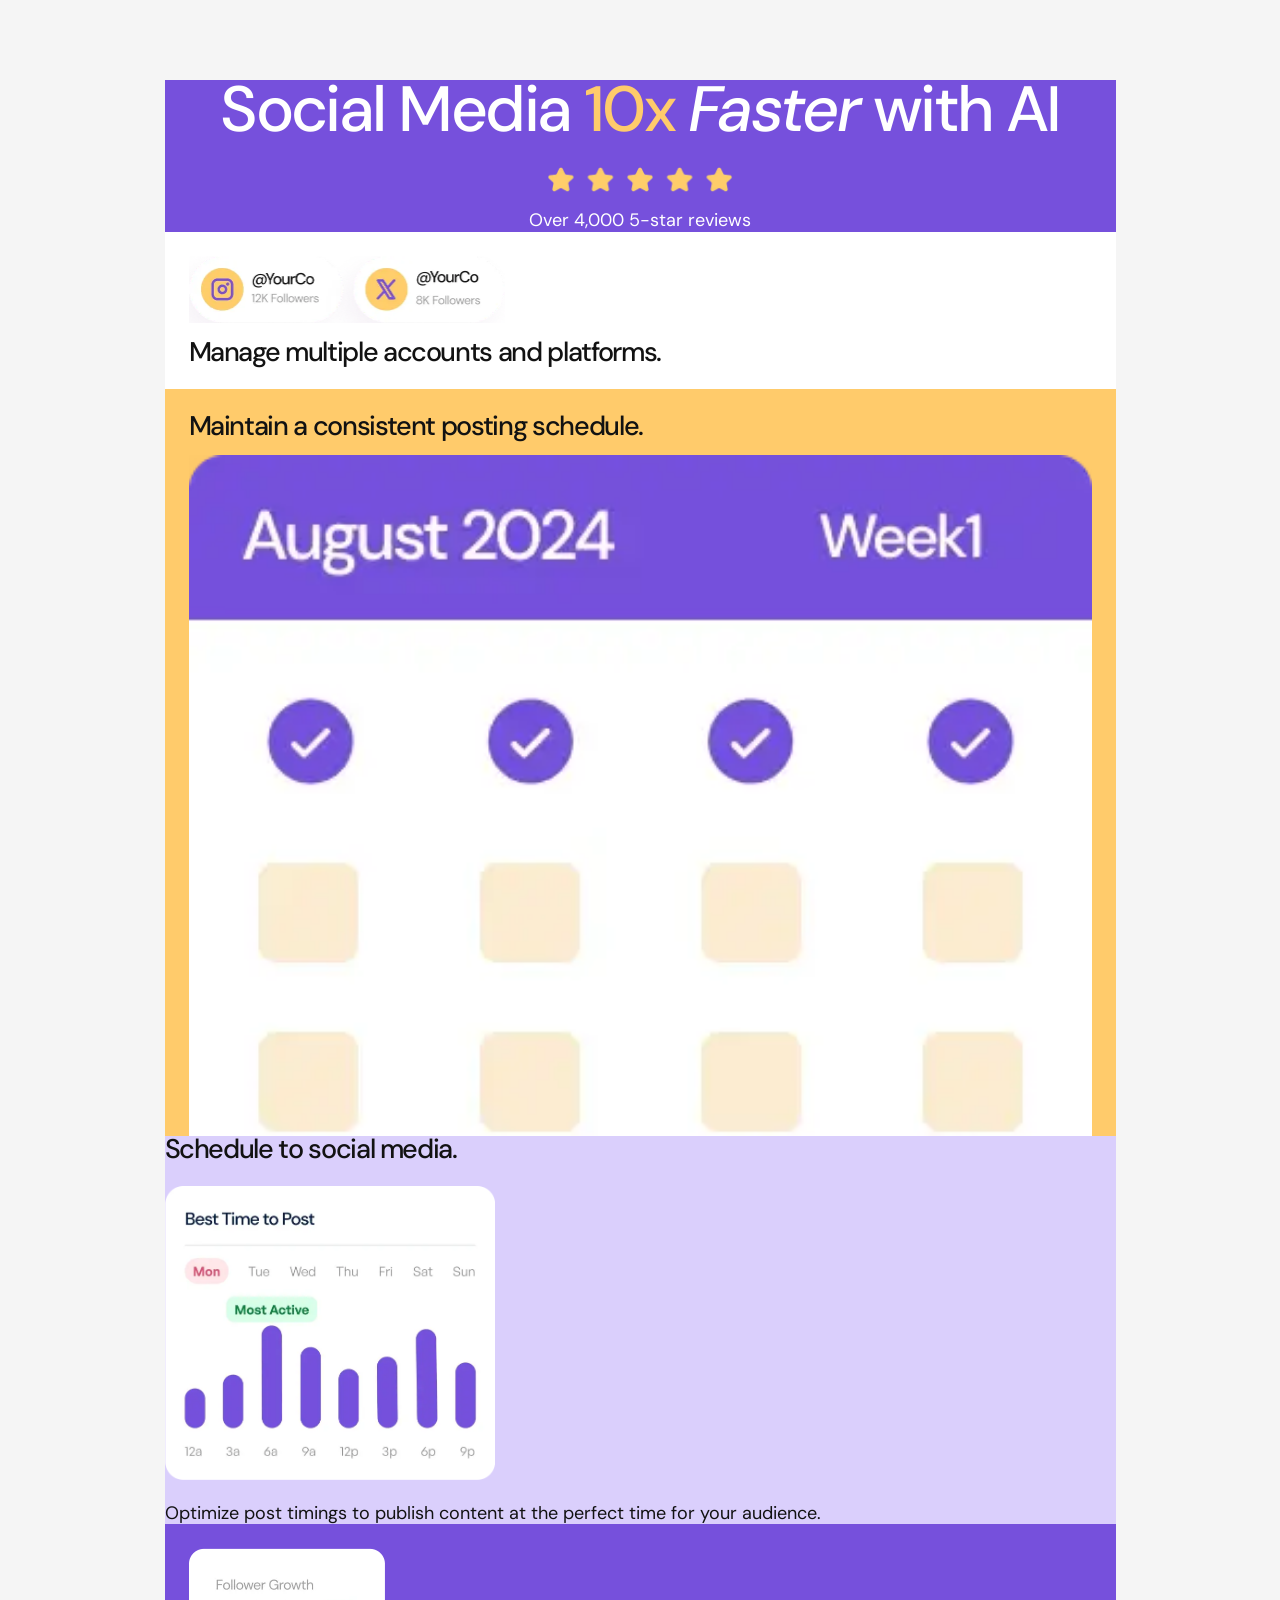
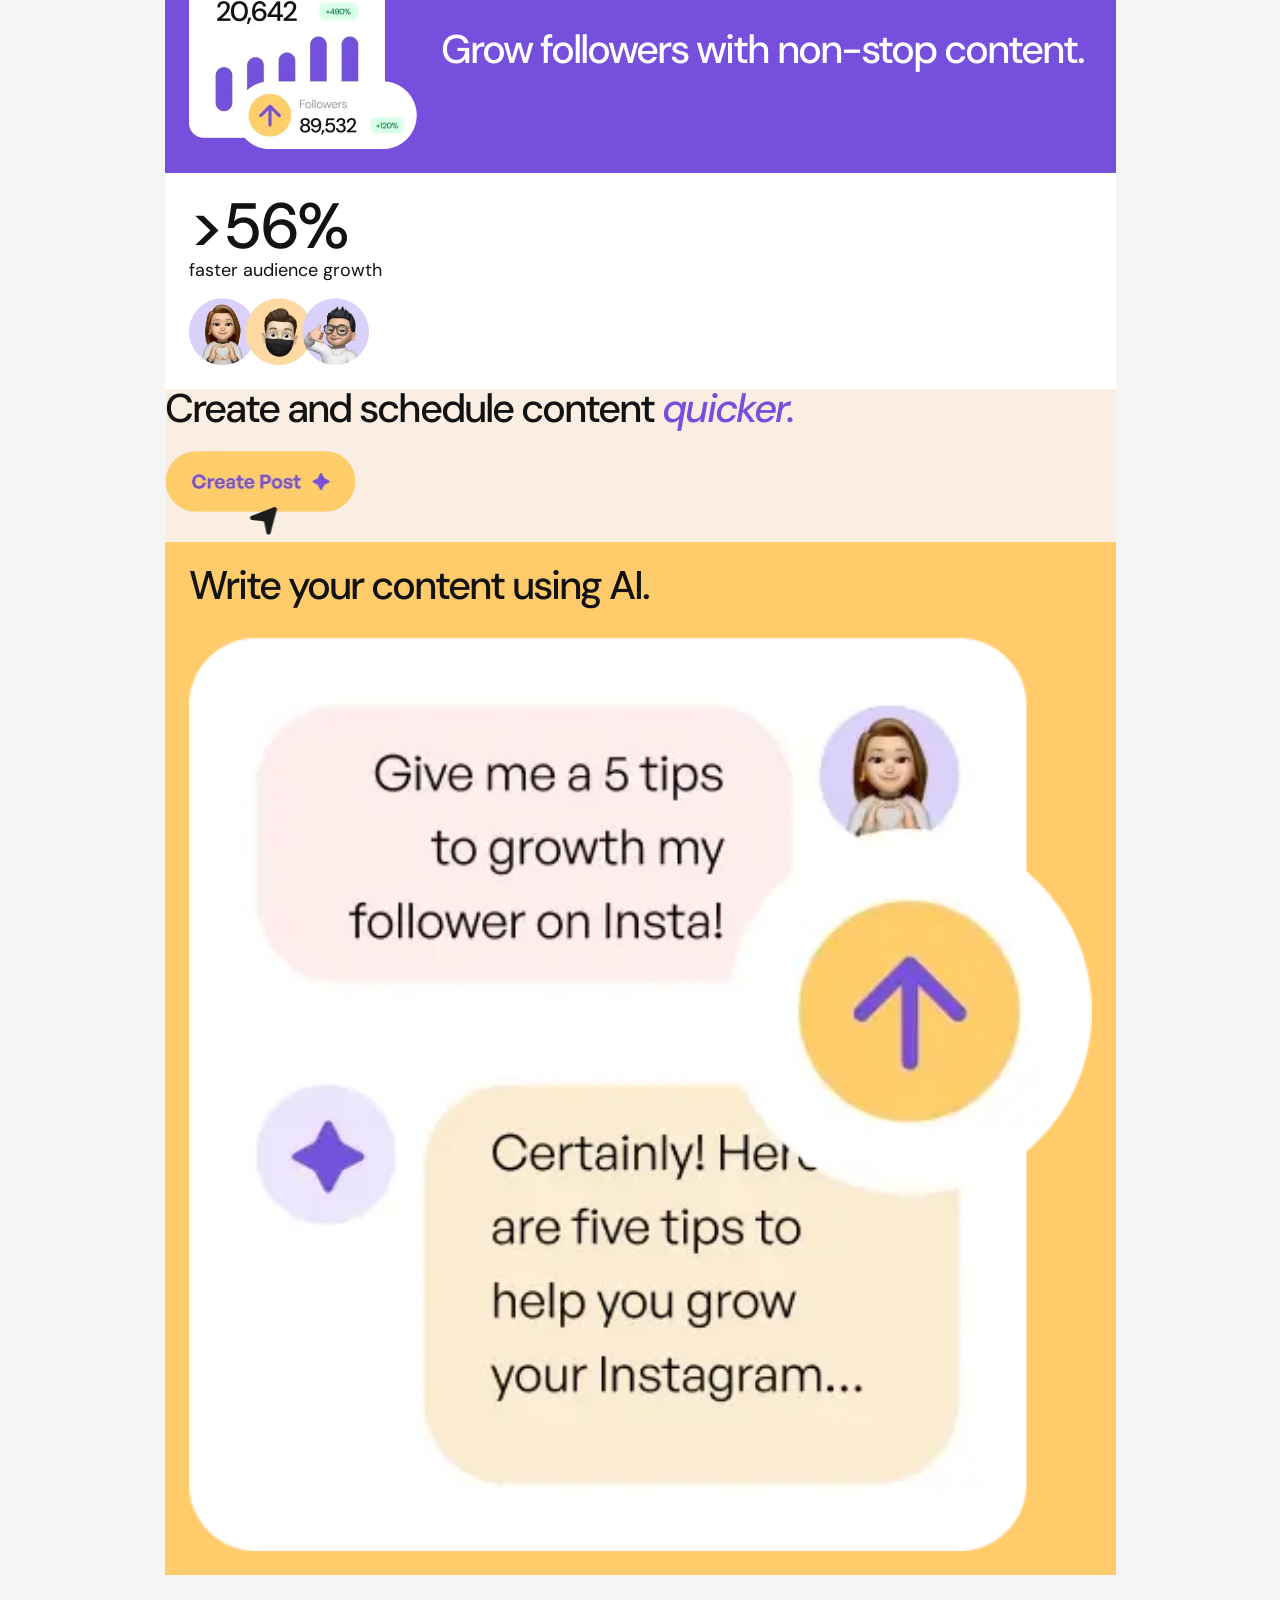
<file: bento-grid-main/index.html>
<!DOCTYPE html>
<html lang="es">
<head>
  <meta charset="UTF-8">
  <meta name="viewport" content="width=device-width, initial-scale=1.0">
  <link rel="icon" type="image/png" href="assets/images/favicon-32x32.png">
  <link rel="stylesheet" href="css/style.css">
  <title>Bento grid</title>
</head>
<body>
  <div class="grid">

    <div class="caja hero">
      <h1>Social Media <span class="amarillo">10x</span> <em>Faster</em> with AI</h1>
      <img src="assets/images/illustration-five-stars.webp" alt="estrellas">
      <p>Over 4,000 5-star reviews</p>
    </div>

    <div class="caja manage">
      <img src="assets/images/illustration-multiple-platforms.webp" alt="cuentas">
      <h2>Manage multiple accounts and platforms.</h2>
    </div>

    <div class="caja maintain">
      <h2>Maintain a consistent posting schedule.</h2>
      <img src="assets/images/illustration-consistent-schedule.webp" alt="calendario">
    </div>

    <div class="caja schedule">
      <h2>Schedule to social media.</h2>
      <img src="assets/images/illustration-schedule-posts.webp" alt="grafica">
      <p>Optimize post timings to publish content at the perfect time for your audience.</p>
    </div>

    <div class="caja grow">
      <img src="assets/images/illustration-grow-followers.webp" alt="seguidores">
      <h2>Grow followers with non-stop content.</h2>
    </div>

    <div class="caja growth">
      <h2>&gt;56%</h2>
      <p>faster audience growth</p>
      <img src="assets/images/illustration-audience-growth.webp" alt="usuarios">
    </div>

    <div class="caja create">
      <h2>Create and schedule content <em>quicker.</em></h2>
      <img src="assets/images/illustration-create-post.webp" alt="crear post">
    </div>

    <div class="caja write">
      <h2>Write your content using AI.</h2>
      <img src="assets/images/illustration-ai-content.webp" alt="chat IA">
    </div>

  </div>
</body>
</html>
</file>
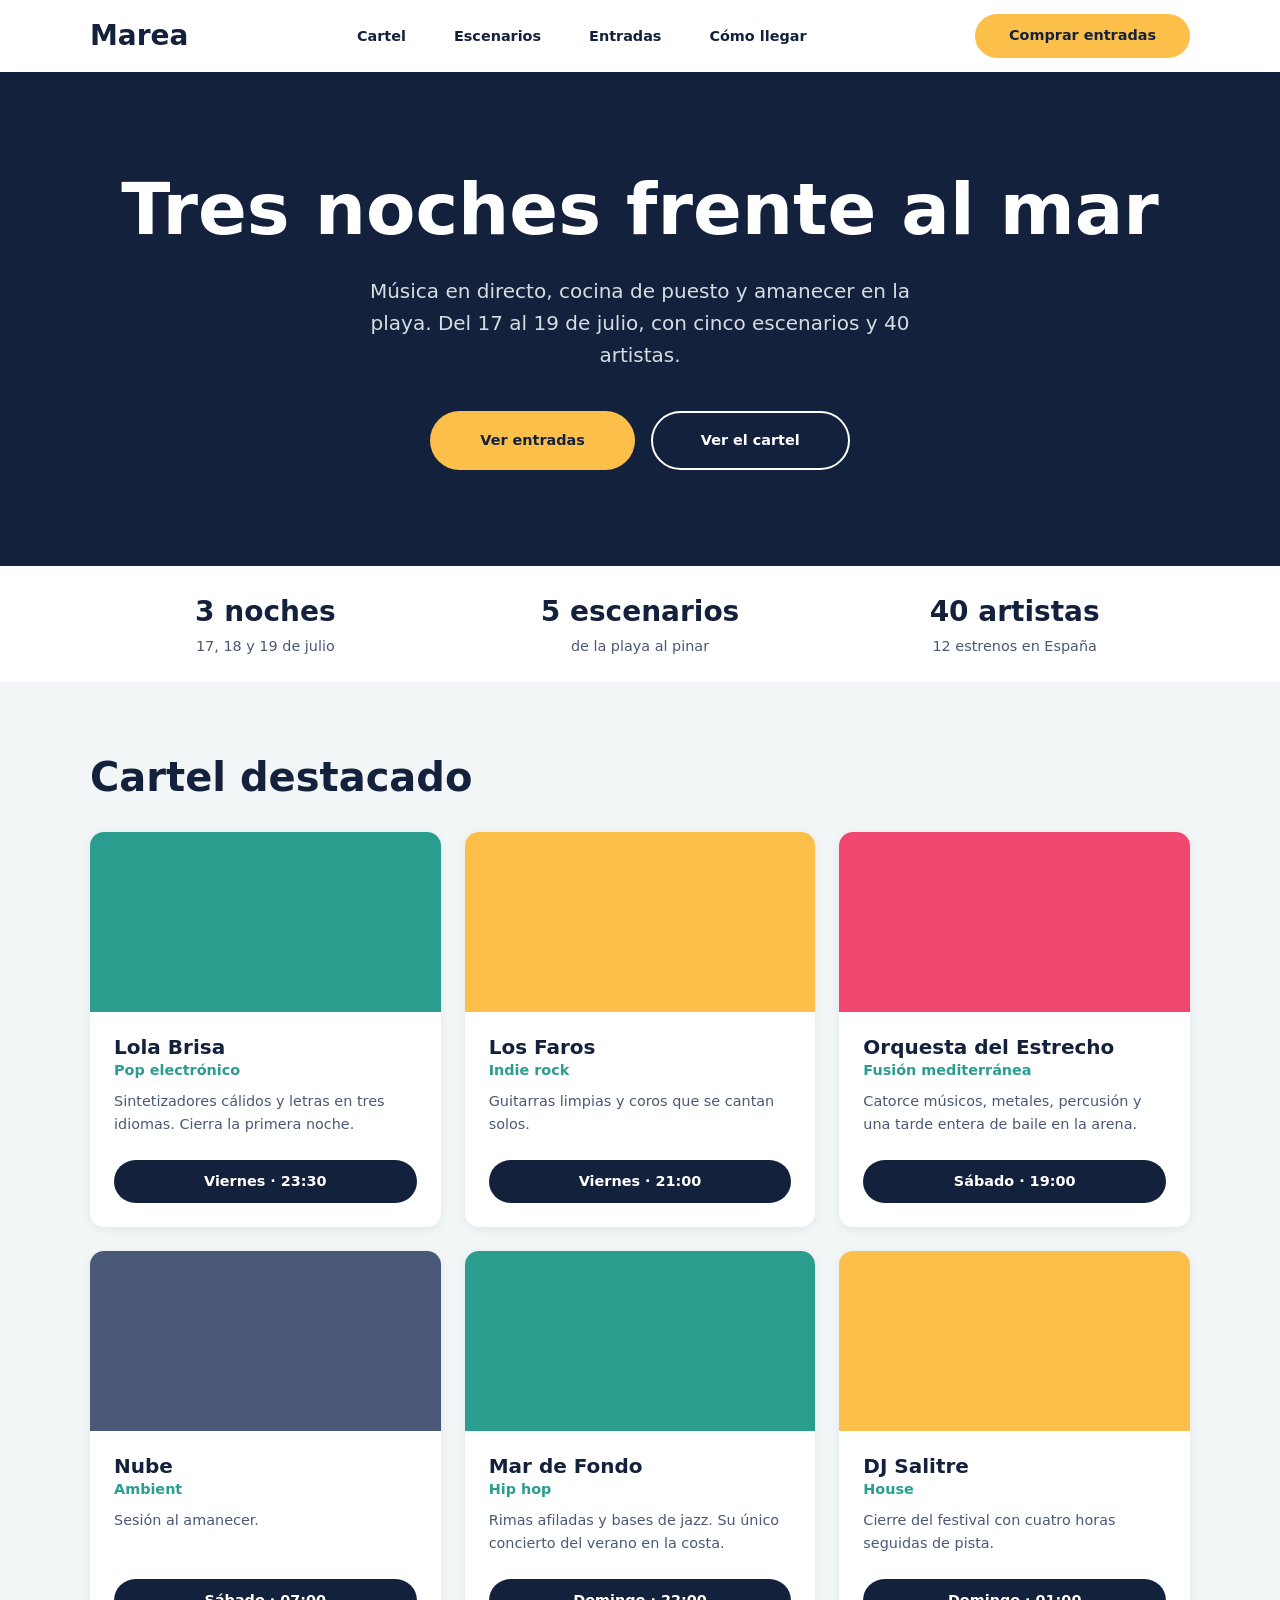
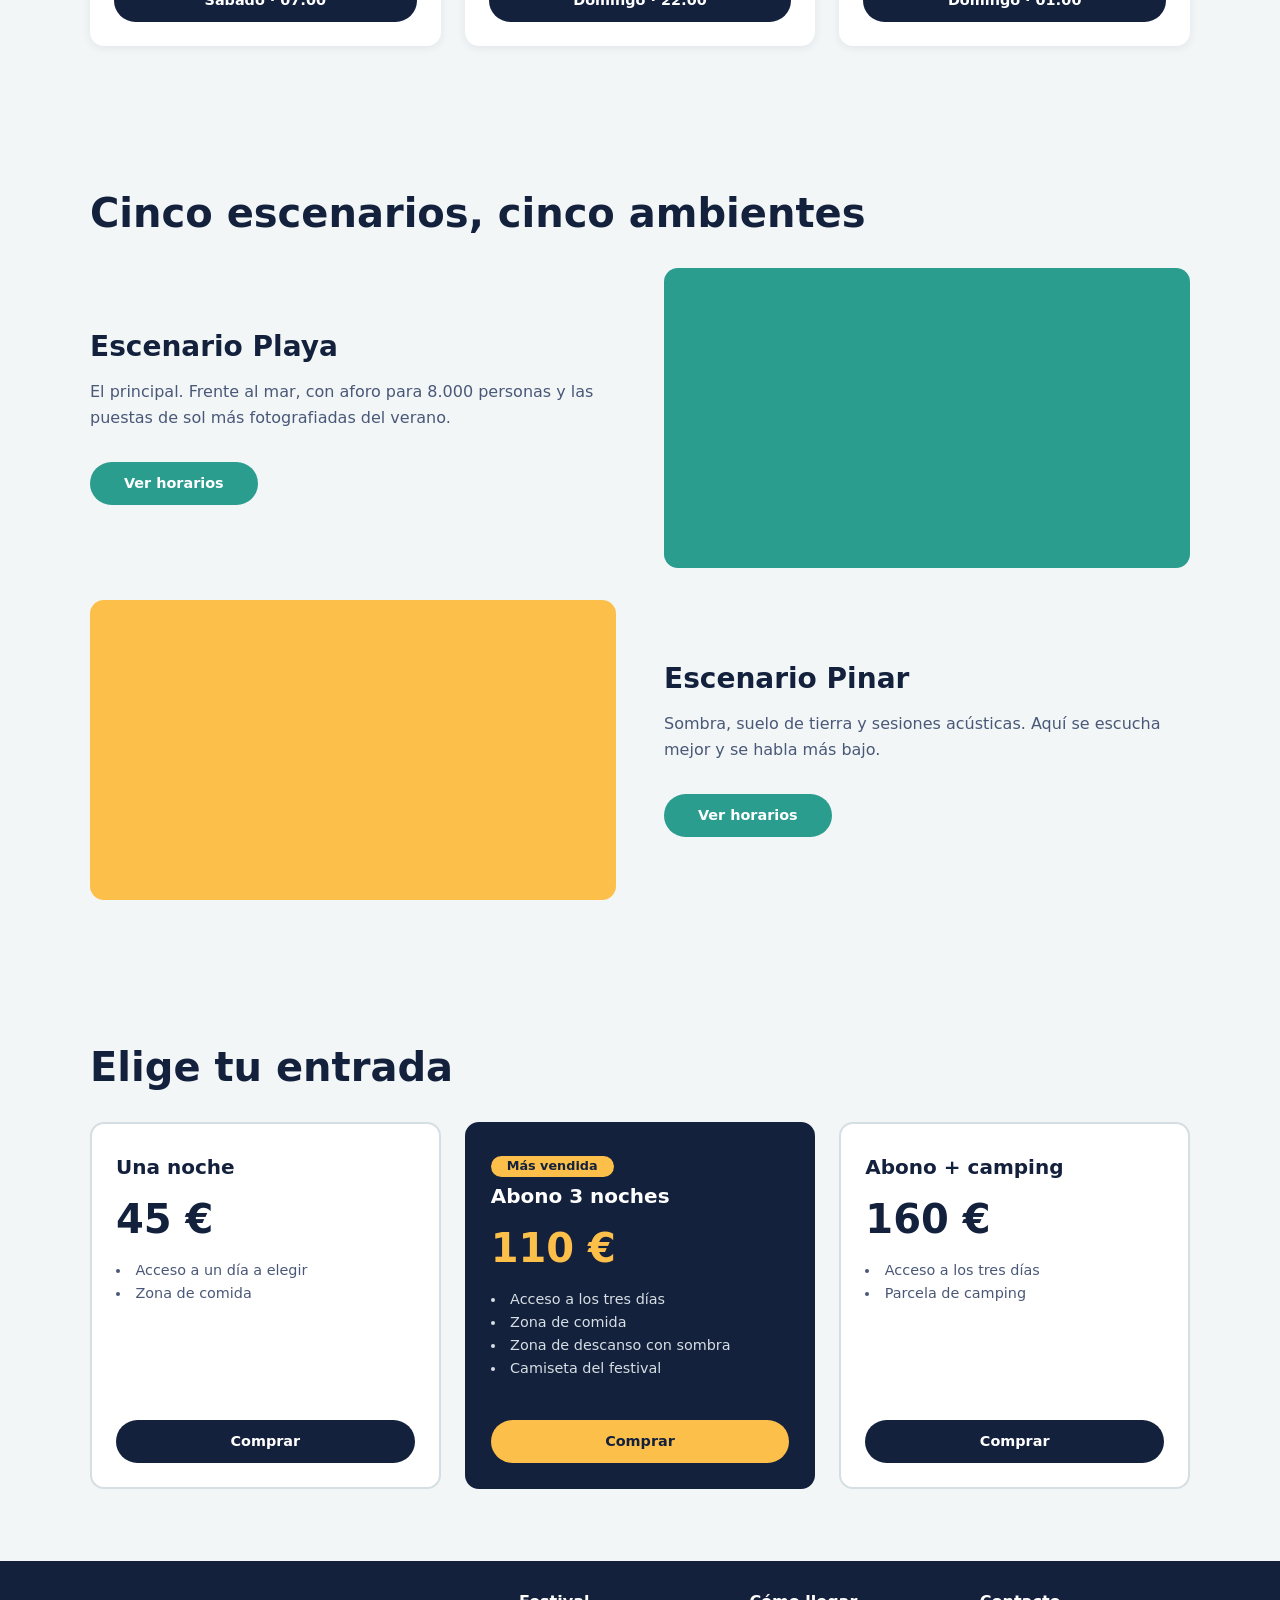
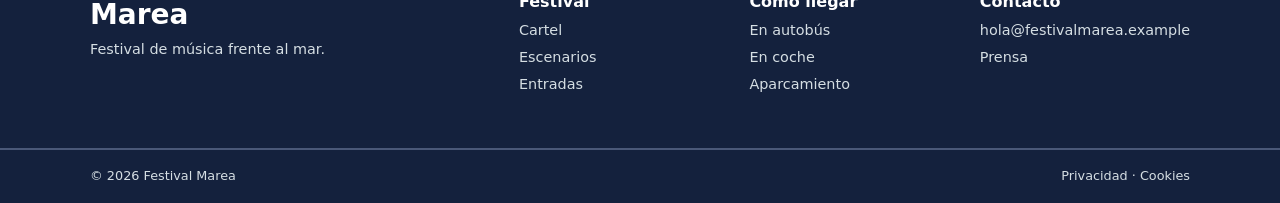
<file: P2.1_Maquetacion_landing_festival/index.html>
<!DOCTYPE html>
<html lang="es">
<head>
  <meta charset="UTF-8">
  <meta name="viewport" content="width=device-width, initial-scale=1">
  <title>Festival Marea · Layout con Flexbox y Grid</title>

  <!-- primero las variables y luego mis estilos -->
  <link rel="stylesheet" href="variables.css">
  <link rel="stylesheet" href="estilos.css">
</head>
<body>

  <!-- cabecera con logo, menu y boton -->
  <header class="cabecera">
    <div class="contenedor cabecera__interior">
      <a href="#" class="logo">Marea</a>

      <nav class="menu" aria-label="Principal">
        <ul class="menu__lista">
          <li><a href="#cartel" class="menu__enlace">Cartel</a></li>
          <li><a href="#escenarios" class="menu__enlace">Escenarios</a></li>
          <li><a href="#entradas" class="menu__enlace">Entradas</a></li>
          <li><a href="#info" class="menu__enlace">Cómo llegar</a></li>
        </ul>
      </nav>

      <a href="#entradas" class="boton boton--sol">Comprar entradas</a>
    </div>
  </header>

  <main>

    <!-- hero -->
    <section class="hero">
      <div class="contenedor hero__interior">
        <h1 class="hero__titulo">Tres noches frente al mar</h1>
        <p class="hero__texto">
          Música en directo, cocina de puesto y amanecer en la playa.
          Del 17 al 19 de julio, con cinco escenarios y 40 artistas.
        </p>
        <div class="hero__acciones">
          <a href="#entradas" class="boton boton--sol">Ver entradas</a>
          <a href="#cartel" class="boton boton--borde">Ver el cartel</a>
        </div>
      </div>
    </section>

    <!-- datos del festival -->
    <section class="datos">
      <div class="contenedor">
        <ul class="datos__lista">
          <li class="dato">
            <strong class="dato__valor">3 noches</strong>
            <span class="dato__etiqueta">17, 18 y 19 de julio</span>
          </li>
          <li class="dato">
            <strong class="dato__valor">5 escenarios</strong>
            <span class="dato__etiqueta">de la playa al pinar</span>
          </li>
          <li class="dato">
            <strong class="dato__valor">40 artistas</strong>
            <span class="dato__etiqueta">12 estrenos en España</span>
          </li>
        </ul>
      </div>
    </section>

    <!-- cartel con las tarjetas de los artistas -->
    <section class="cartel" id="cartel">
      <div class="contenedor">
        <h2 class="seccion__titulo">Cartel destacado</h2>

        <div class="cartel__rejilla">

          <article class="tarjeta">
            <div class="tarjeta__imagen" aria-hidden="true"></div>
            <div class="tarjeta__cuerpo">
              <h3 class="tarjeta__titulo">Lola Brisa</h3>
              <p class="tarjeta__estilo">Pop electrónico</p>
              <p class="tarjeta__texto">
                Sintetizadores cálidos y letras en tres idiomas. Cierra la primera noche.
              </p>
              <a href="#" class="boton boton--oscuro tarjeta__boton">Viernes · 23:30</a>
            </div>
          </article>

          <article class="tarjeta">
            <div class="tarjeta__imagen" aria-hidden="true"></div>
            <div class="tarjeta__cuerpo">
              <h3 class="tarjeta__titulo">Los Faros</h3>
              <p class="tarjeta__estilo">Indie rock</p>
              <p class="tarjeta__texto">
                Guitarras limpias y coros que se cantan solos.
              </p>
              <a href="#" class="boton boton--oscuro tarjeta__boton">Viernes · 21:00</a>
            </div>
          </article>

          <article class="tarjeta">
            <div class="tarjeta__imagen" aria-hidden="true"></div>
            <div class="tarjeta__cuerpo">
              <h3 class="tarjeta__titulo">Orquesta del Estrecho</h3>
              <p class="tarjeta__estilo">Fusión mediterránea</p>
              <p class="tarjeta__texto">
                Catorce músicos, metales, percusión y una tarde entera de baile en la arena.
              </p>
              <a href="#" class="boton boton--oscuro tarjeta__boton">Sábado · 19:00</a>
            </div>
          </article>

          <article class="tarjeta">
            <div class="tarjeta__imagen" aria-hidden="true"></div>
            <div class="tarjeta__cuerpo">
              <h3 class="tarjeta__titulo">Nube</h3>
              <p class="tarjeta__estilo">Ambient</p>
              <p class="tarjeta__texto">
                Sesión al amanecer.
              </p>
              <a href="#" class="boton boton--oscuro tarjeta__boton">Sábado · 07:00</a>
            </div>
          </article>

          <article class="tarjeta">
            <div class="tarjeta__imagen" aria-hidden="true"></div>
            <div class="tarjeta__cuerpo">
              <h3 class="tarjeta__titulo">Mar de Fondo</h3>
              <p class="tarjeta__estilo">Hip hop</p>
              <p class="tarjeta__texto">
                Rimas afiladas y bases de jazz. Su único concierto del verano en la costa.
              </p>
              <a href="#" class="boton boton--oscuro tarjeta__boton">Domingo · 22:00</a>
            </div>
          </article>

          <article class="tarjeta">
            <div class="tarjeta__imagen" aria-hidden="true"></div>
            <div class="tarjeta__cuerpo">
              <h3 class="tarjeta__titulo">DJ Salitre</h3>
              <p class="tarjeta__estilo">House</p>
              <p class="tarjeta__texto">
                Cierre del festival con cuatro horas seguidas de pista.
              </p>
              <a href="#" class="boton boton--oscuro tarjeta__boton">Domingo · 01:00</a>
            </div>
          </article>

        </div>
      </div>
    </section>

    <!-- escenarios -->
    <section class="escenarios" id="escenarios">
      <div class="contenedor">
        <h2 class="seccion__titulo">Cinco escenarios, cinco ambientes</h2>

        <div class="bloque">
          <div class="bloque__texto">
            <h3 class="bloque__titulo">Escenario Playa</h3>
            <p>
              El principal. Frente al mar, con aforo para 8.000 personas y
              las puestas de sol más fotografiadas del verano.
            </p>
            <a href="#" class="boton boton--ola">Ver horarios</a>
          </div>
          <div class="bloque__visual bloque__visual--playa" aria-hidden="true"></div>
        </div>

        <div class="bloque bloque--inverso">
          <div class="bloque__texto">
            <h3 class="bloque__titulo">Escenario Pinar</h3>
            <p>
              Sombra, suelo de tierra y sesiones acústicas. Aquí se escucha
              mejor y se habla más bajo.
            </p>
            <a href="#" class="boton boton--ola">Ver horarios</a>
          </div>
          <div class="bloque__visual bloque__visual--pinar" aria-hidden="true"></div>
        </div>
      </div>
    </section>

    <!-- entradas -->
    <section class="entradas" id="entradas">
      <div class="contenedor">
        <h2 class="seccion__titulo">Elige tu entrada</h2>

        <div class="planes">

          <article class="plan">
            <h3 class="plan__nombre">Una noche</h3>
            <p class="plan__precio">45 €</p>
            <ul class="plan__lista">
              <li>Acceso a un día a elegir</li>
              <li>Zona de comida</li>
            </ul>
            <a href="#" class="boton boton--oscuro plan__boton">Comprar</a>
          </article>

          <article class="plan plan--destacado">
            <p class="plan__etiqueta">Más vendida</p>
            <h3 class="plan__nombre">Abono 3 noches</h3>
            <p class="plan__precio">110 €</p>
            <ul class="plan__lista">
              <li>Acceso a los tres días</li>
              <li>Zona de comida</li>
              <li>Zona de descanso con sombra</li>
              <li>Camiseta del festival</li>
            </ul>
            <a href="#" class="boton boton--sol plan__boton">Comprar</a>
          </article>

          <article class="plan">
            <h3 class="plan__nombre">Abono + camping</h3>
            <p class="plan__precio">160 €</p>
            <ul class="plan__lista">
              <li>Acceso a los tres días</li>
              <li>Parcela de camping</li>
            </ul>
            <a href="#" class="boton boton--oscuro plan__boton">Comprar</a>
          </article>

        </div>
      </div>
    </section>

  </main>

  <!-- pie -->
  <footer class="pie" id="info">
    <div class="contenedor pie__interior">

      <div class="pie__columna pie__columna--marca">
        <a href="#" class="logo">Marea</a>
        <p>Festival de música frente al mar.</p>
      </div>

      <div class="pie__columna">
        <h3 class="pie__titulo">Festival</h3>
        <ul class="pie__lista">
          <li><a href="#cartel">Cartel</a></li>
          <li><a href="#escenarios">Escenarios</a></li>
          <li><a href="#entradas">Entradas</a></li>
        </ul>
      </div>

      <div class="pie__columna">
        <h3 class="pie__titulo">Cómo llegar</h3>
        <ul class="pie__lista">
          <li><a href="#">En autobús</a></li>
          <li><a href="#">En coche</a></li>
          <li><a href="#">Aparcamiento</a></li>
        </ul>
      </div>

      <div class="pie__columna">
        <h3 class="pie__titulo">Contacto</h3>
        <ul class="pie__lista">
          <li><a href="#">hola@festivalmarea.example</a></li>
          <li><a href="#">Prensa</a></li>
        </ul>
      </div>

    </div>

    <div class="pie__legal">
      <div class="contenedor pie__legal-interior">
        <p>© 2026 Festival Marea</p>
        <p><a href="#">Privacidad</a> · <a href="#">Cookies</a></p>
      </div>
    </div>
  </footer>

</body>
</html>
</file>
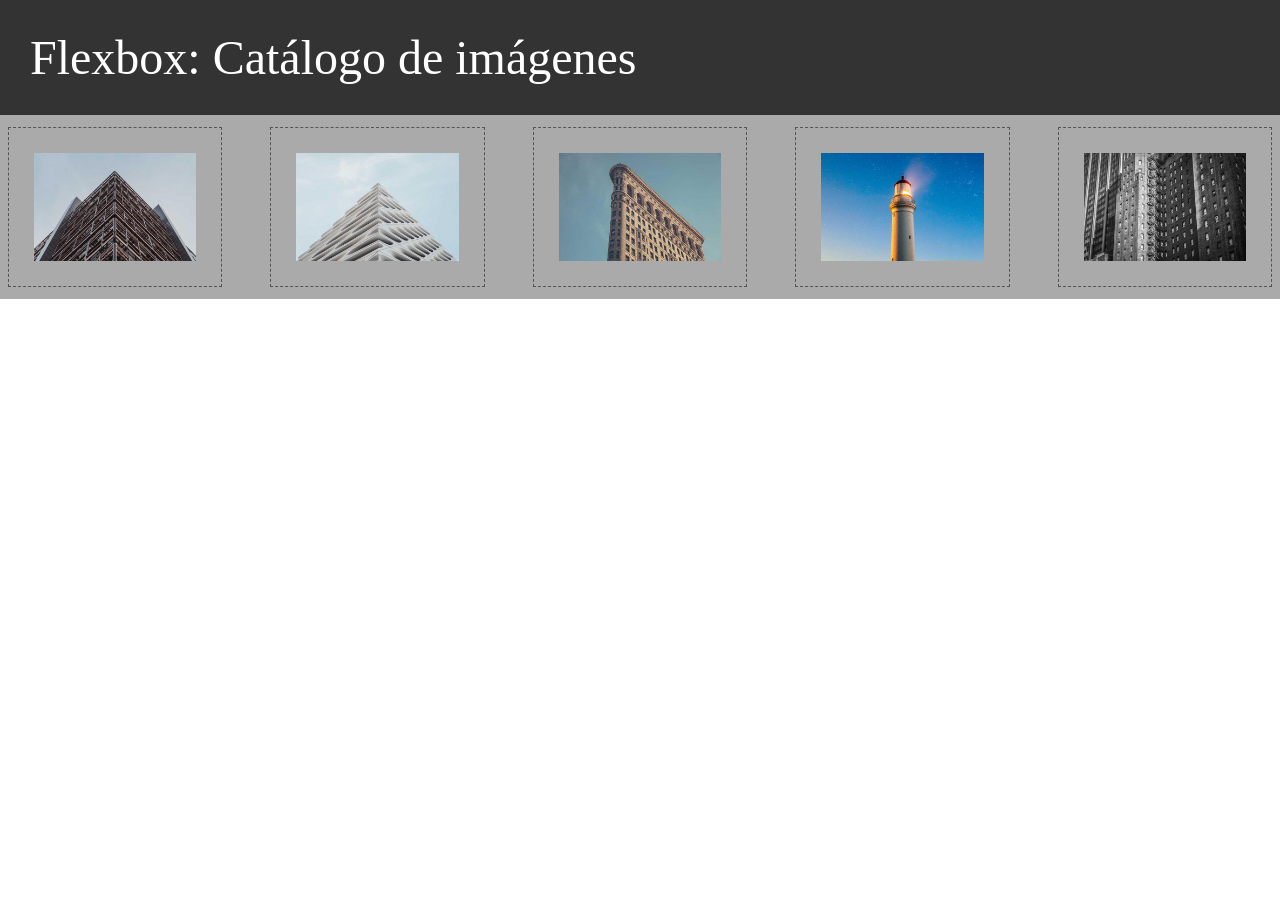
<file: EC2.1_flex/03_index.html>
<!DOCTYPE html>
<html lang="es">
  <head>
    <title>Tarea 3 - Catálogo de imágenes</title>
    <meta charset="utf-8" />
    <meta name="viewport" content="width=device-width, initial-scale=1" />
    <link rel="stylesheet" href="css/03_style.css" />
  </head>
  <body>
    <header id="cabecera">
      <h1>Flexbox: Catálogo de imágenes</h1>
    </header>
    <section id="catalogo">
      <figure><img src="img/edificios/1076-600x400.jpg" alt="Edificio 1" /></figure>
      <figure><img src="img/edificios/1081-600x400.jpg" alt="Edificio 2" /></figure>
      <figure><img src="img/edificios/743-600x400.jpg" alt="Edificio 3" /></figure>
      <figure><img src="img/edificios/870-600x400.jpg" alt="Faro" /></figure>
      <figure><img src="img/edificios/945-600x400.jpg" alt="Edificio 5" /></figure>
    </section>
  </body>
</html>
</file>
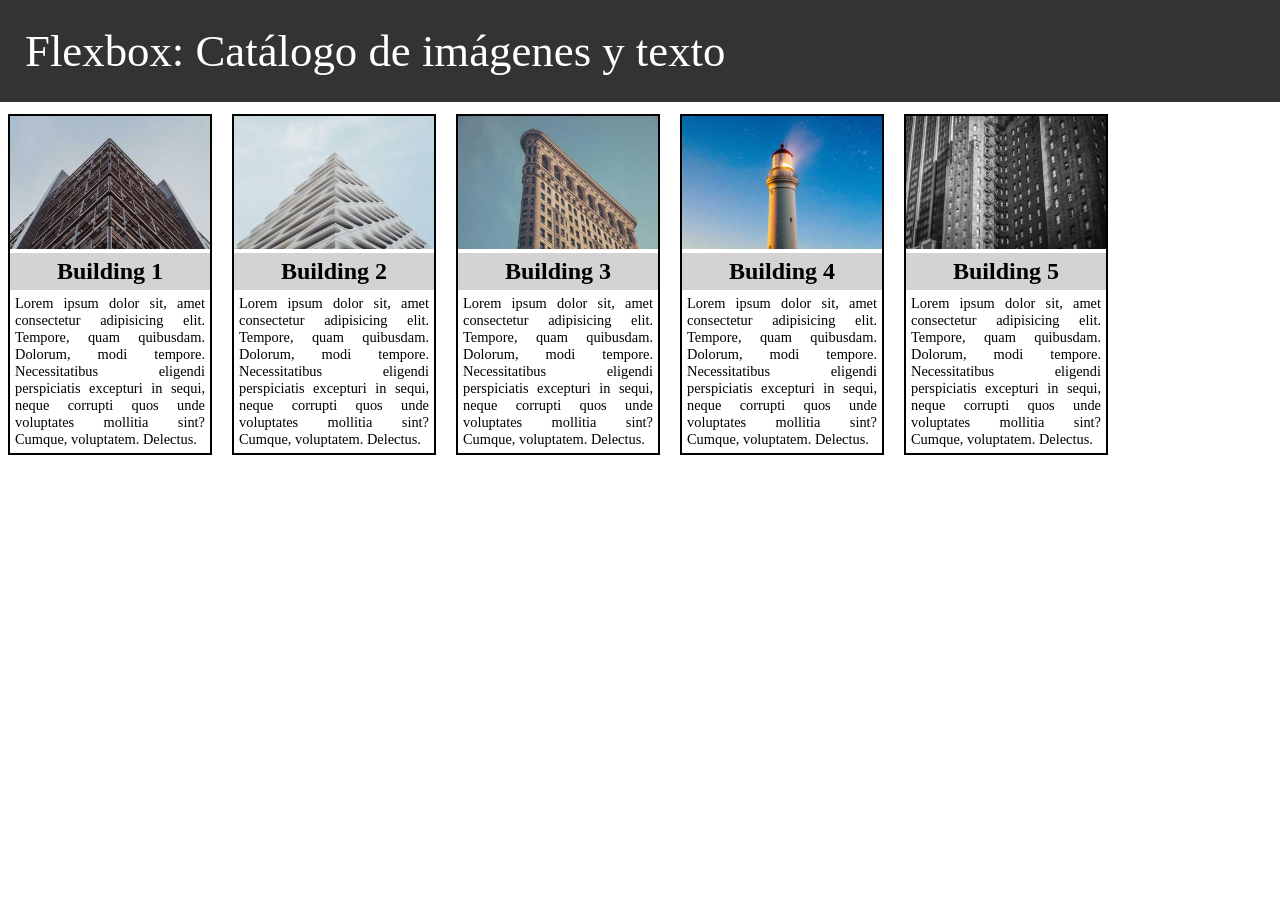
<file: EC2.1_flex/04_index.html>
<!DOCTYPE html>
<html lang="es">
  <head>
    <title>Tarea 4 - Catálogo de imágenes y texto</title>
    <meta charset="utf-8" />
    <meta name="viewport" content="width=device-width, initial-scale=1" />
    <link rel="stylesheet" href="css/04_style.css" />
  </head>
  <body>
    <header id="cabecera">
      <h1>Flexbox: Catálogo de imágenes y texto</h1>
    </header>
    <section id="catalogo">
      <article class="tarjeta">
        <img src="img/edificios/1076-600x400.jpg" alt="Building 1" />
        <h2>Building 1</h2>
        <p>
          Lorem ipsum dolor sit, amet consectetur adipisicing elit. Tempore, quam quibusdam. Dolorum, modi
          tempore. Necessitatibus eligendi perspiciatis excepturi in sequi, neque corrupti quos unde voluptates
          mollitia sint? Cumque, voluptatem. Delectus.
        </p>
      </article>
      <article class="tarjeta">
        <img src="img/edificios/1081-600x400.jpg" alt="Building 2" />
        <h2>Building 2</h2>
        <p>
          Lorem ipsum dolor sit, amet consectetur adipisicing elit. Tempore, quam quibusdam. Dolorum, modi
          tempore. Necessitatibus eligendi perspiciatis excepturi in sequi, neque corrupti quos unde voluptates
          mollitia sint? Cumque, voluptatem. Delectus.
        </p>
      </article>
      <article class="tarjeta">
        <img src="img/edificios/743-600x400.jpg" alt="Building 3" />
        <h2>Building 3</h2>
        <p>
          Lorem ipsum dolor sit, amet consectetur adipisicing elit. Tempore, quam quibusdam. Dolorum, modi
          tempore. Necessitatibus eligendi perspiciatis excepturi in sequi, neque corrupti quos unde voluptates
          mollitia sint? Cumque, voluptatem. Delectus.
        </p>
      </article>
      <article class="tarjeta">
        <img src="img/edificios/870-600x400.jpg" alt="Building 4" />
        <h2>Building 4</h2>
        <p>
          Lorem ipsum dolor sit, amet consectetur adipisicing elit. Tempore, quam quibusdam. Dolorum, modi
          tempore. Necessitatibus eligendi perspiciatis excepturi in sequi, neque corrupti quos unde voluptates
          mollitia sint? Cumque, voluptatem. Delectus.
        </p>
      </article>
      <article class="tarjeta">
        <img src="img/edificios/945-600x400.jpg" alt="Building 5" />
        <h2>Building 5</h2>
        <p>
          Lorem ipsum dolor sit, amet consectetur adipisicing elit. Tempore, quam quibusdam. Dolorum, modi
          tempore. Necessitatibus eligendi perspiciatis excepturi in sequi, neque corrupti quos unde voluptates
          mollitia sint? Cumque, voluptatem. Delectus.
        </p>
      </article>
    </section>
  </body>
</html>
</file>
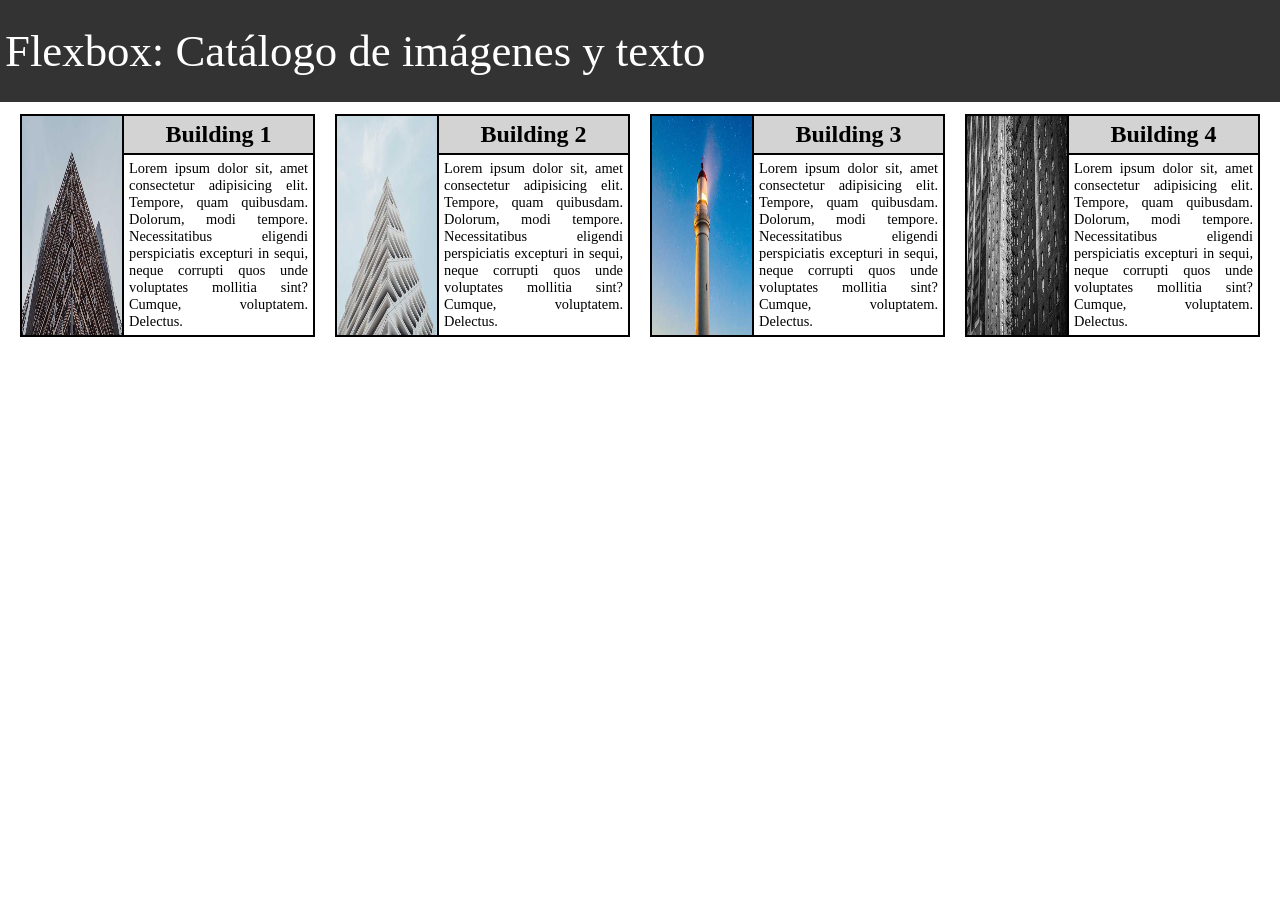
<file: EC2.1_flex/05_index.html>
<!DOCTYPE html>
<html lang="es">
  <head>
    <title>Tarea 5 - Catálogo de imágenes y texto</title>
    <meta charset="utf-8" />
    <meta name="viewport" content="width=device-width, initial-scale=1" />
    <link rel="stylesheet" href="css/05_style.css" />
  </head>
  <body>
    <header id="cabecera">
      <h1>Flexbox: Catálogo de imágenes y texto</h1>
    </header>
    <section id="catalogo">
      <article class="tarjeta">
        <img src="img/edificios/1076-600x400.jpg" alt="Building 1" />
        <div class="texto">
          <h2>Building 1</h2>
          <p>
            Lorem ipsum dolor sit, amet consectetur adipisicing elit. Tempore, quam quibusdam. Dolorum, modi
            tempore. Necessitatibus eligendi perspiciatis excepturi in sequi, neque corrupti quos unde voluptates
            mollitia sint? Cumque, voluptatem. Delectus.
          </p>
        </div>
      </article>
      <article class="tarjeta">
        <img src="img/edificios/1081-600x400.jpg" alt="Building 2" />
        <div class="texto">
          <h2>Building 2</h2>
          <p>
            Lorem ipsum dolor sit, amet consectetur adipisicing elit. Tempore, quam quibusdam. Dolorum, modi
            tempore. Necessitatibus eligendi perspiciatis excepturi in sequi, neque corrupti quos unde voluptates
            mollitia sint? Cumque, voluptatem. Delectus.
          </p>
        </div>
      </article>
      <article class="tarjeta">
        <img src="img/edificios/870-600x400.jpg" alt="Building 3" />
        <div class="texto">
          <h2>Building 3</h2>
          <p>
            Lorem ipsum dolor sit, amet consectetur adipisicing elit. Tempore, quam quibusdam. Dolorum, modi
            tempore. Necessitatibus eligendi perspiciatis excepturi in sequi, neque corrupti quos unde voluptates
            mollitia sint? Cumque, voluptatem. Delectus.
          </p>
        </div>
      </article>
      <article class="tarjeta">
        <img src="img/edificios/945-600x400.jpg" alt="Building 4" />
        <div class="texto">
          <h2>Building 4</h2>
          <p>
            Lorem ipsum dolor sit, amet consectetur adipisicing elit. Tempore, quam quibusdam. Dolorum, modi
            tempore. Necessitatibus eligendi perspiciatis excepturi in sequi, neque corrupti quos unde voluptates
            mollitia sint? Cumque, voluptatem. Delectus.
          </p>
        </div>
      </article>
    </section>
  </body>
</html>
</file>
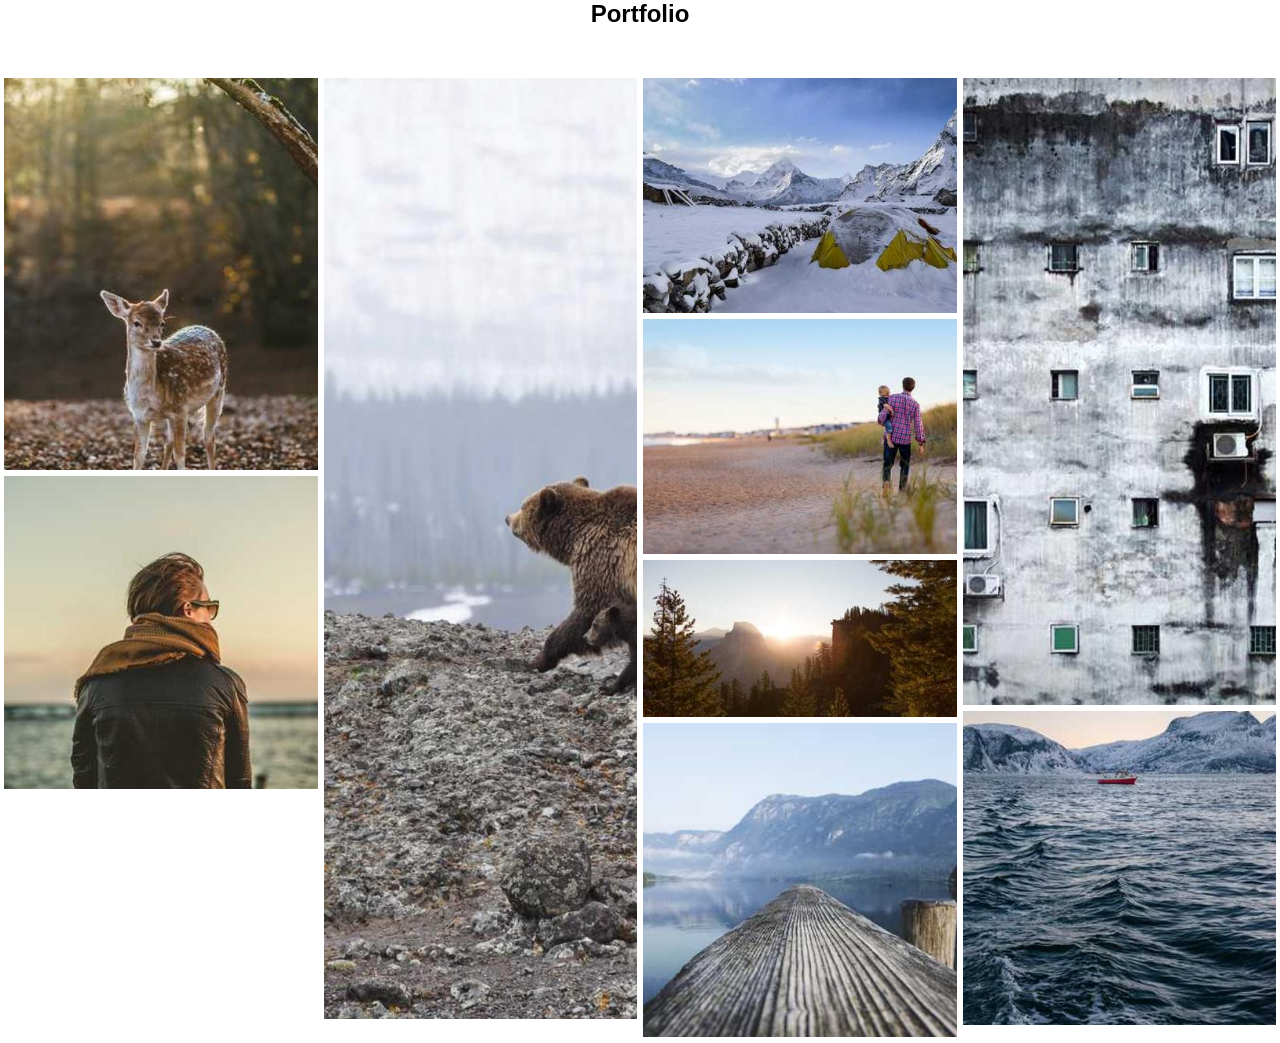
<file: EC2.1_flex/06_index.html>
<!DOCTYPE html>
<html lang="es">
  <head>
    <title>Tarea 6 - Portfolio</title>
    <meta charset="utf-8" />
    <meta name="viewport" content="width=device-width, initial-scale=1" />
    <link rel="stylesheet" href="css/06_style.css" />
  </head>
  <body>
    <h1>Portfolio</h1>
    <main id="portfolio">
      <div class="columna">
        <img src="img/portfolio/1003-400x500.jpg" alt="Foto 1" />
        <img src="img/portfolio/1005-400x400.jpg" alt="Foto 2" />
      </div>
      <div class="columna">
        <img src="img/portfolio/1020-400x1200.jpg" alt="Foto 3" />
      </div>
      <div class="columna">
        <img src="img/portfolio/1036-400x300.jpg" alt="Foto 5" />
        <img src="img/portfolio/1001-400x300.jpg" alt="Foto 6" />
        <img src="img/portfolio/1037-400x200.jpg" alt="Foto 7" />
        <img src="img/portfolio/1051-400x400.jpg" alt="Foto 8" />
      </div>
      <div class="columna">
        <img src="img/portfolio/1054-400x800.jpg" alt="Foto 9" />
        <img src="img/portfolio/1038-400x400.jpg" alt="Foto 4" />
      </div>
    </main>
  </body>
</html>
</file>
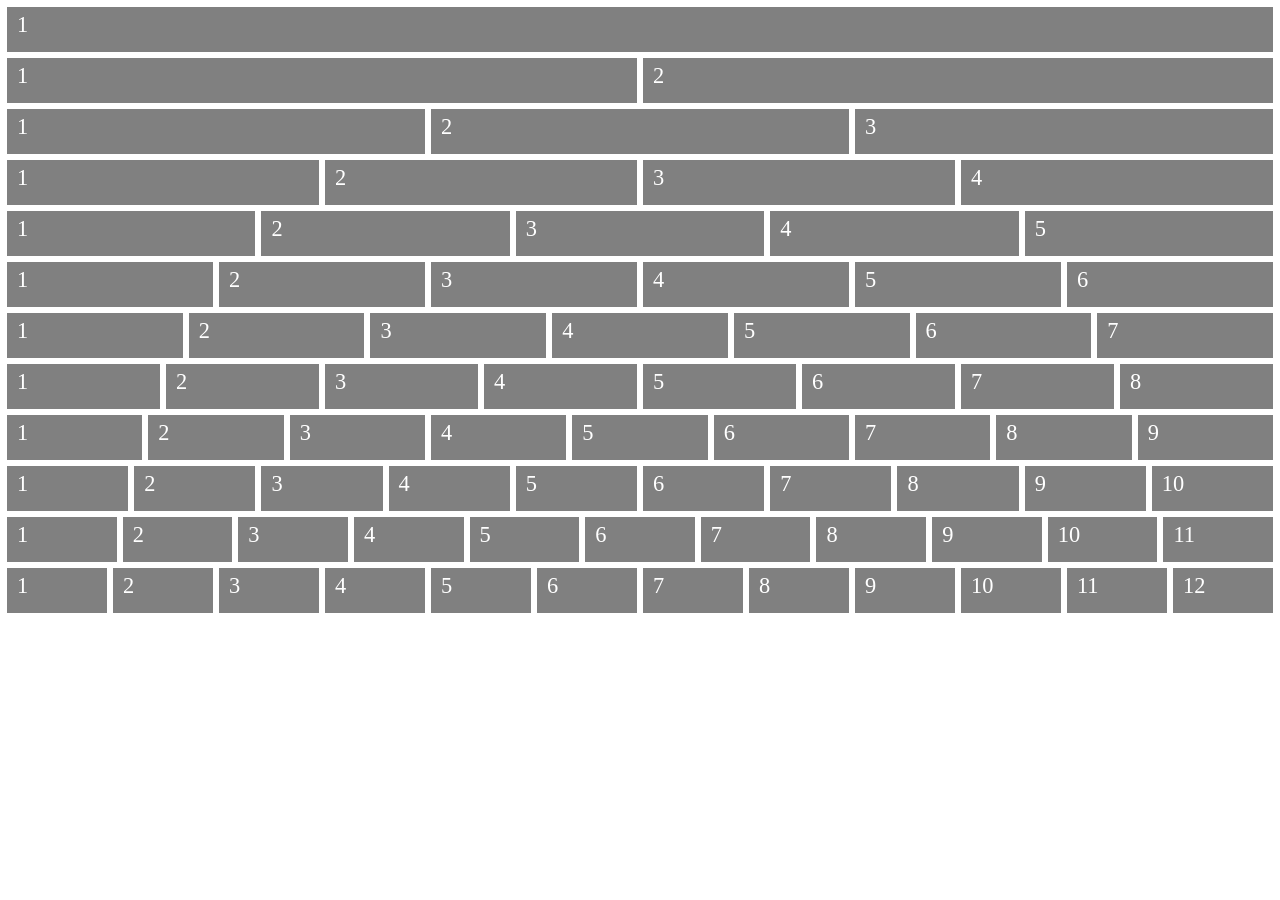
<file: EC2.1_flex/07_index.html>
<!DOCTYPE html>
<html lang="es">
  <head>
    <title>Tarea 7 - Bloque flexbox</title>
    <meta charset="utf-8" />
    <meta name="viewport" content="width=device-width, initial-scale=1" />
    <link rel="stylesheet" href="css/07_style.css" />
  </head>
  <body>
    <section id="bloque">
      <div class="fila">
        <div>1</div>
      </div>
      <div class="fila">
        <div>1</div><div>2</div>
      </div>
      <div class="fila">
        <div>1</div><div>2</div><div>3</div>
      </div>
      <div class="fila">
        <div>1</div><div>2</div><div>3</div><div>4</div>
      </div>
      <div class="fila">
        <div>1</div><div>2</div><div>3</div><div>4</div><div>5</div>
      </div>
      <div class="fila">
        <div>1</div><div>2</div><div>3</div><div>4</div><div>5</div><div>6</div>
      </div>
      <div class="fila">
        <div>1</div><div>2</div><div>3</div><div>4</div><div>5</div><div>6</div><div>7</div>
      </div>
      <div class="fila">
        <div>1</div><div>2</div><div>3</div><div>4</div><div>5</div><div>6</div><div>7</div><div>8</div>
      </div>
      <div class="fila">
        <div>1</div><div>2</div><div>3</div><div>4</div><div>5</div><div>6</div><div>7</div><div>8</div><div>9</div>
      </div>
      <div class="fila">
        <div>1</div><div>2</div><div>3</div><div>4</div><div>5</div><div>6</div><div>7</div><div>8</div><div>9</div><div>10</div>
      </div>
      <div class="fila">
        <div>1</div><div>2</div><div>3</div><div>4</div><div>5</div><div>6</div><div>7</div><div>8</div><div>9</div><div>10</div><div>11</div>
      </div>
      <div class="fila">
        <div>1</div><div>2</div><div>3</div><div>4</div><div>5</div><div>6</div><div>7</div><div>8</div><div>9</div><div>10</div><div>11</div><div>12</div>
      </div>
    </section>
  </body>
</html>
</file>
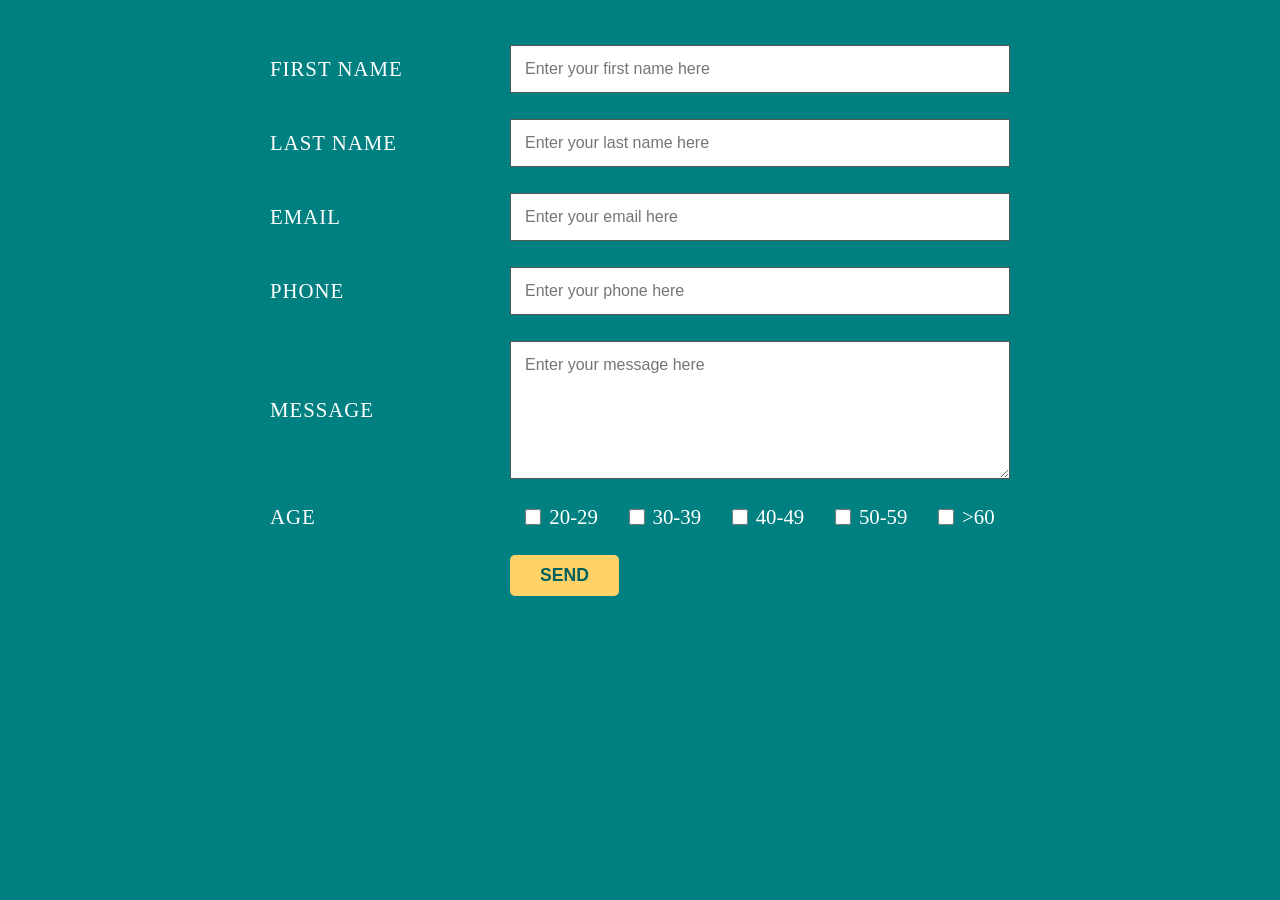
<file: EC2.1_flex/08_index.html>
<!DOCTYPE html>
<html lang="es">
  <head>
    <title>Tarea 8 - Formulario flexbox</title>
    <meta charset="utf-8" />
    <meta name="viewport" content="width=device-width, initial-scale=1" />
    <link rel="stylesheet" href="css/08_style.css" />
  </head>
  <body>
    <form id="formulario">
      <div class="fila">
        <label for="nombre">First name</label>
        <input type="text" id="nombre" name="nombre" placeholder="Enter your first name here" />
      </div>
      <div class="fila">
        <label for="apellido">Last name</label>
        <input type="text" id="apellido" name="apellido" placeholder="Enter your last name here" />
      </div>
      <div class="fila">
        <label for="email">Email</label>
        <input type="email" id="email" name="email" placeholder="Enter your email here" />
      </div>
      <div class="fila">
        <label for="telefono">Phone</label>
        <input type="tel" id="telefono" name="telefono" placeholder="Enter your phone here" />
      </div>
      <div class="fila">
        <label for="mensaje">Message</label>
        <textarea id="mensaje" name="mensaje" rows="6" placeholder="Enter your message here"></textarea>
      </div>
      <div class="fila">
        <span class="etiqueta">Age</span>
        <div class="opciones">
          <label><input type="checkbox" name="edad" value="20-29" /> 20-29</label>
          <label><input type="checkbox" name="edad" value="30-39" /> 30-39</label>
          <label><input type="checkbox" name="edad" value="40-49" /> 40-49</label>
          <label><input type="checkbox" name="edad" value="50-59" /> 50-59</label>
          <label><input type="checkbox" name="edad" value="60+" /> &gt;60</label>
        </div>
      </div>
      <div class="fila">
        <span class="etiqueta"></span>
        <button type="submit">Send</button>
      </div>
    </form>
  </body>
</html>
</file>
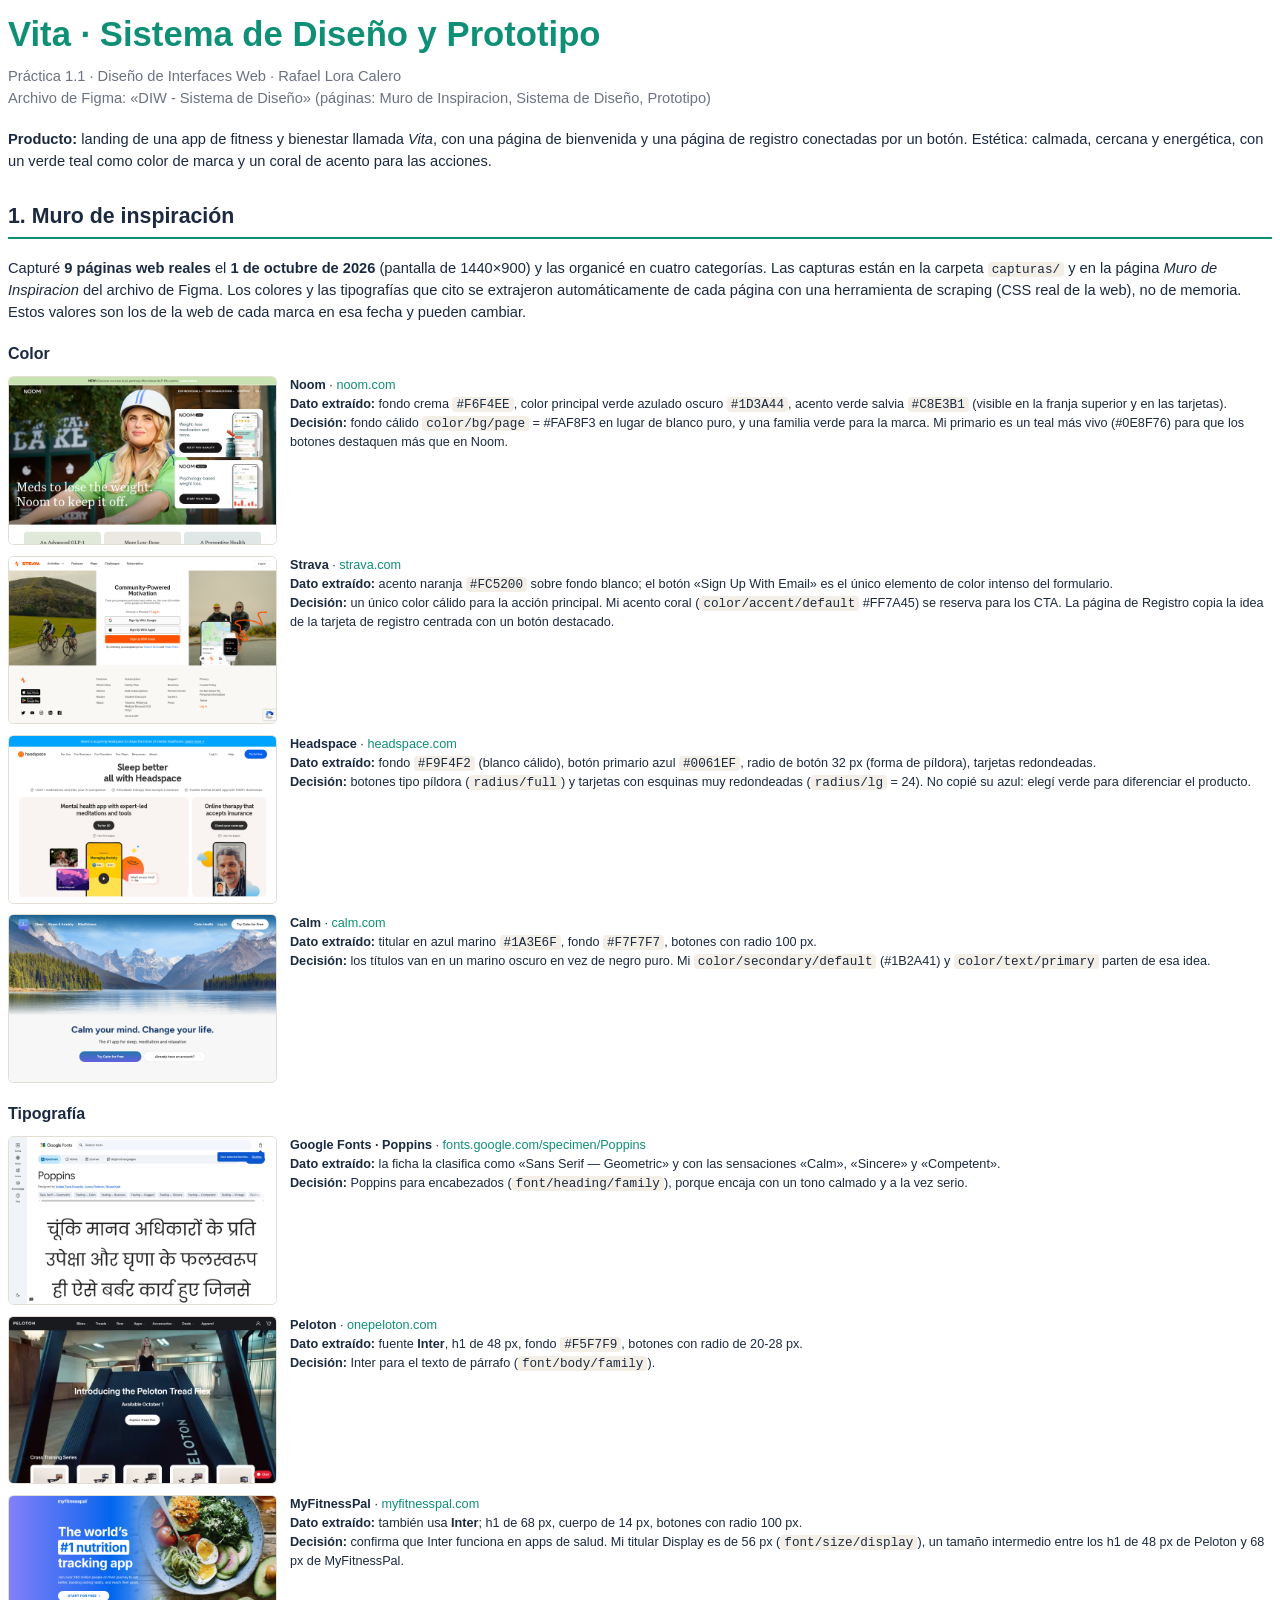
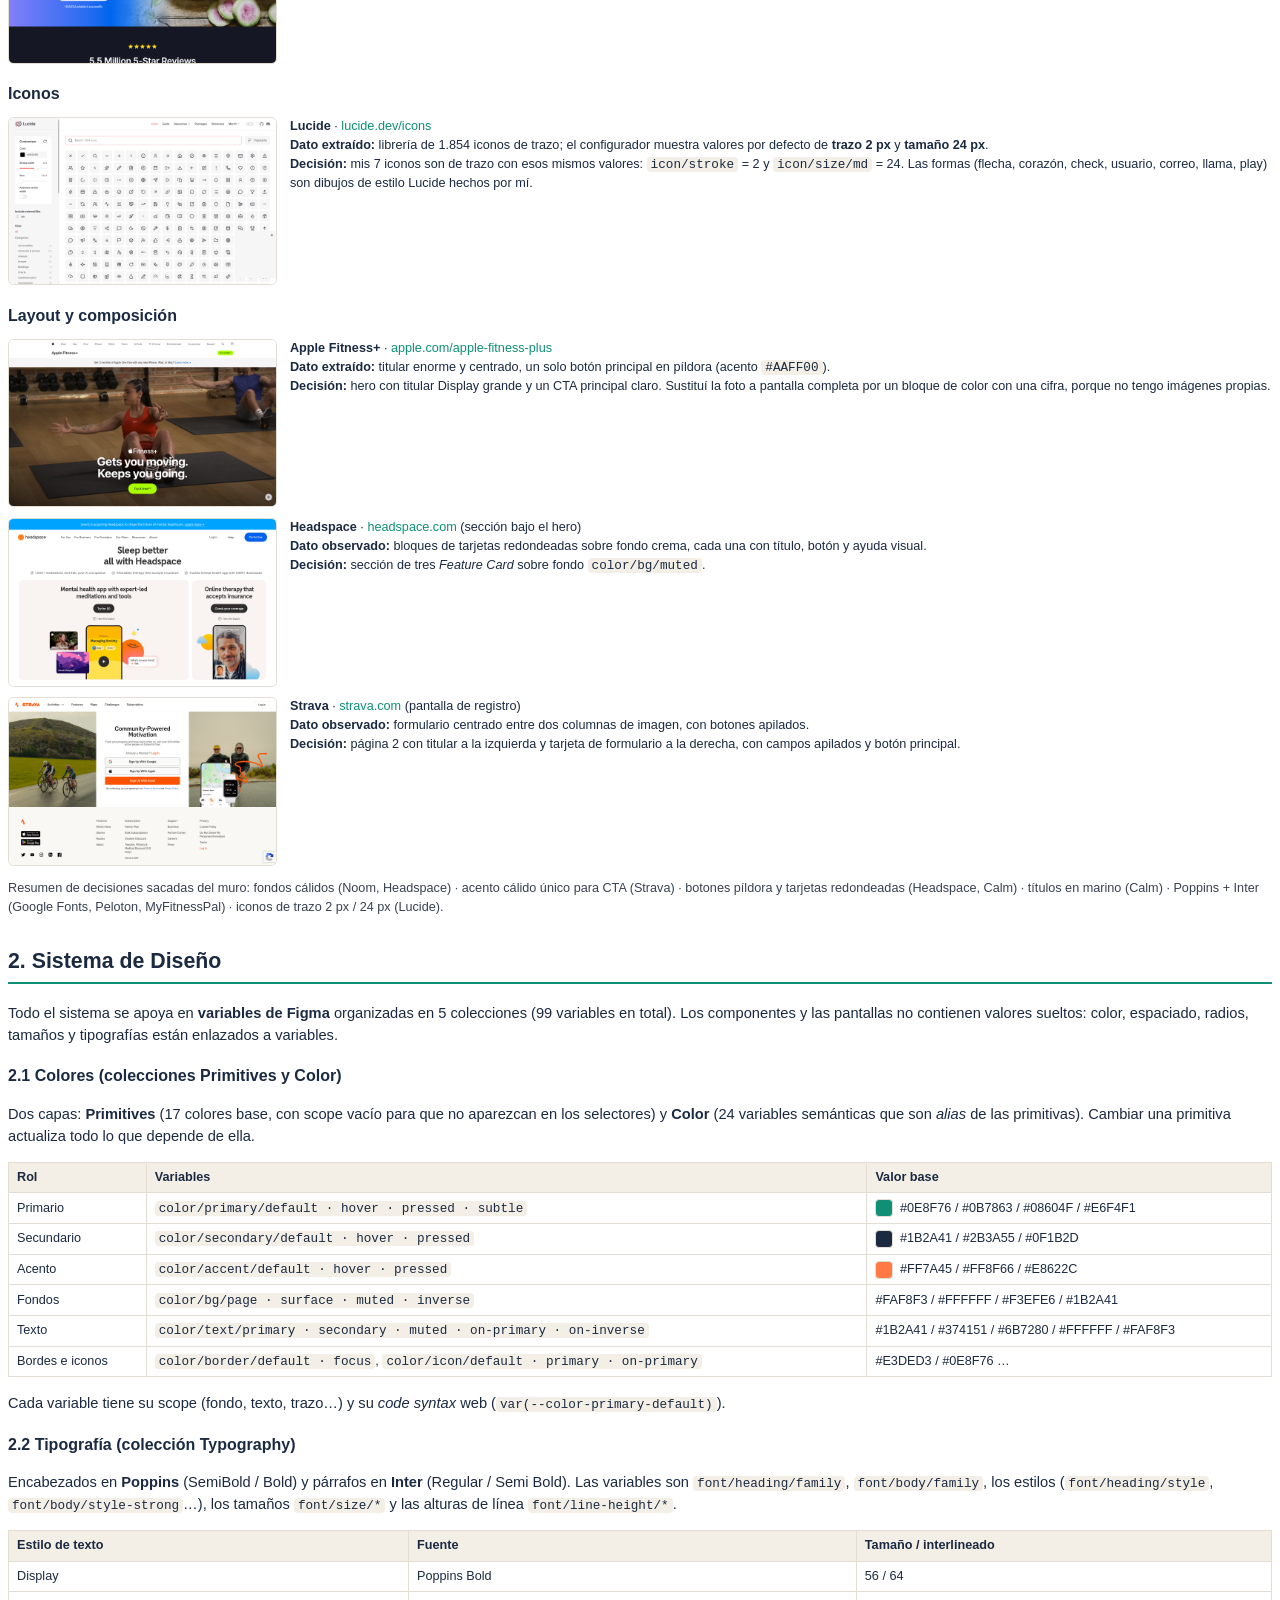
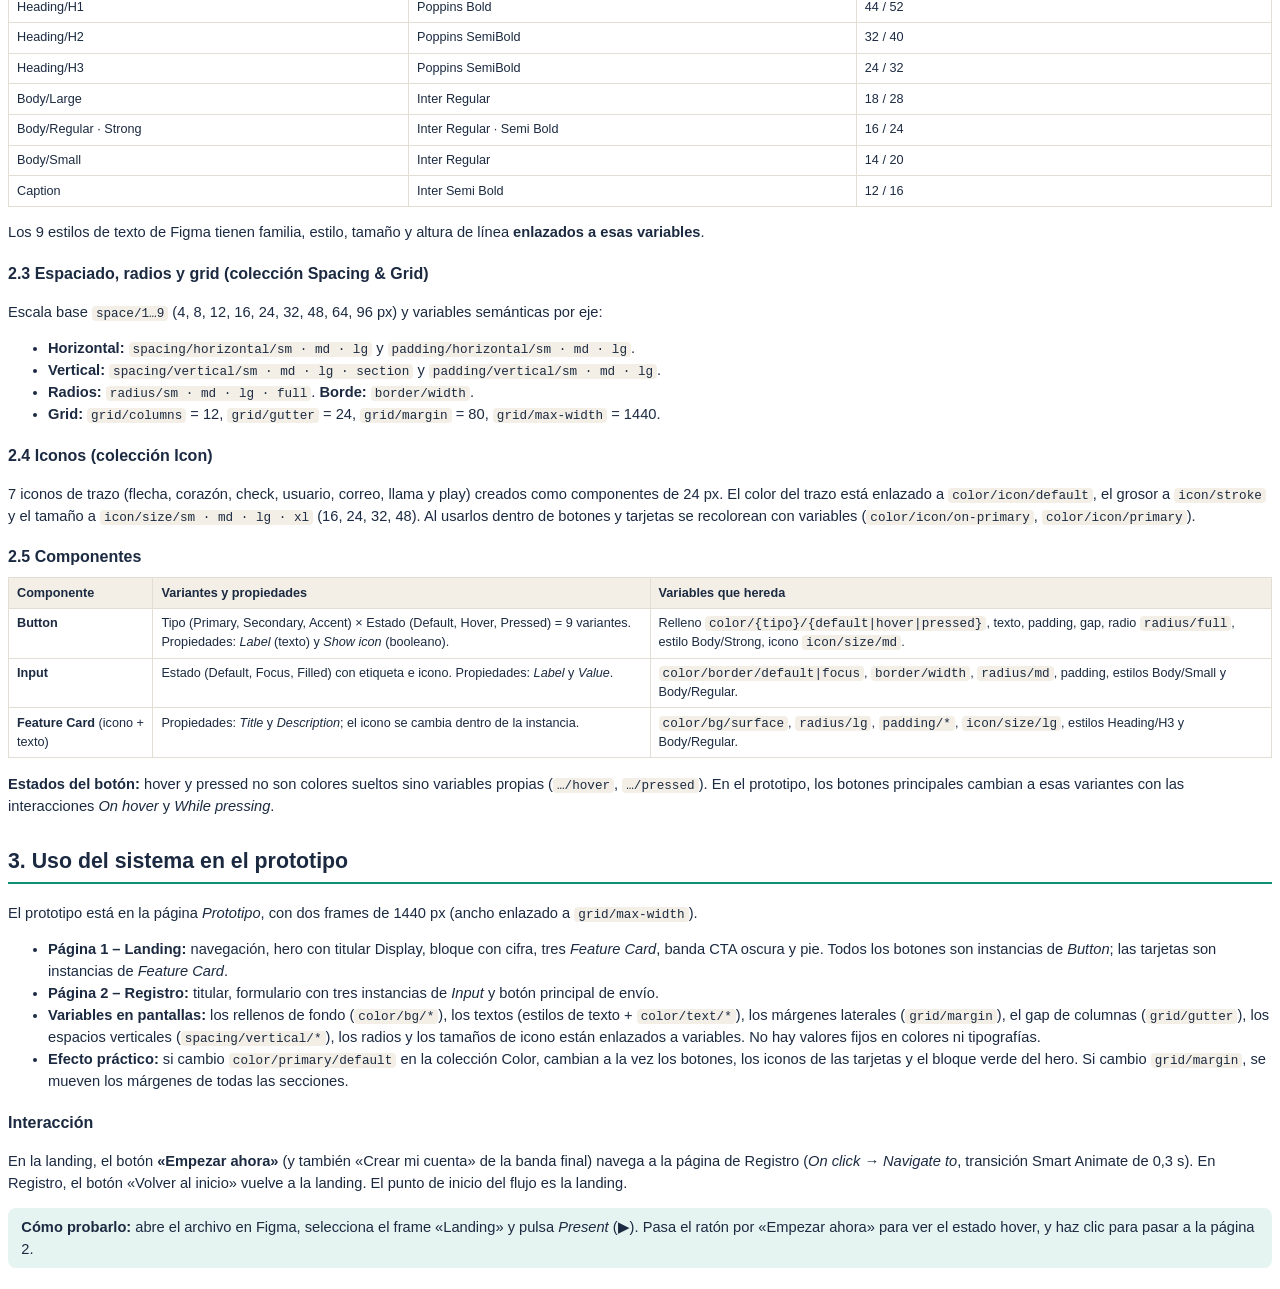
<file: P1 - Sistema de Diseño FIGMA/DIW-Figma-Vita/documentacion.html>
<!doctype html>
<html lang="es"><head><meta charset="utf-8"><title>Documentación - Sistema de Diseño Vita</title>
<style>
@page{size:A4;margin:18mm}
body{font-family:'Segoe UI',Arial,sans-serif;color:#1B2A41;line-height:1.5;font-size:11pt}
h1{font-size:26pt;margin:0 0 4pt;color:#0E8F76}
h2{font-size:16pt;border-bottom:2px solid #0E8F76;padding-bottom:3pt;margin-top:22pt;page-break-after:avoid}
h3{font-size:12pt;margin:14pt 0 4pt}
.sub{color:#6B7280;margin-bottom:14pt}
table{border-collapse:collapse;width:100%;margin:6pt 0;font-size:9.5pt}
td,th{border:1px solid #E3DED3;padding:4pt 6pt;text-align:left;vertical-align:top}
th{background:#F3EFE6}
.sw{display:inline-block;width:12pt;height:12pt;border-radius:3pt;vertical-align:middle;margin-right:5pt;border:1px solid #E3DED3}
code{background:#F3EFE6;padding:0 3pt;border-radius:3pt;font-size:9.5pt}
.note{background:#E6F4F1;padding:6pt 10pt;border-radius:6pt;margin:8pt 0}
.ref{display:flex;gap:10pt;margin:8pt 0;page-break-inside:avoid;align-items:flex-start}
.ref img{width:200pt;border:1px solid #E3DED3;border-radius:4pt;flex:none}
.ref div{font-size:9.5pt}.url{color:#0E8F76}.small{font-size:9.5pt;color:#374151}
</style></head><body>
<h1>Vita · Sistema de Diseño y Prototipo</h1>
<div class="sub">Práctica 1.1 · Diseño de Interfaces Web · Rafael Lora Calero<br>Archivo de Figma: «DIW - Sistema de Diseño» (páginas: Muro de Inspiracion, Sistema de Diseño, Prototipo)</div>

<p><b>Producto:</b> landing de una app de fitness y bienestar llamada <i>Vita</i>, con una página de bienvenida y una página de registro conectadas por un botón. Estética: calmada, cercana y energética, con un verde teal como color de marca y un coral de acento para las acciones.</p>

<h2>1. Muro de inspiración</h2>
<p>Capturé <b>9 páginas web reales</b> el <b>1 de octubre de 2026</b> (pantalla de 1440×900) y las organicé en cuatro categorías. Las capturas están en la carpeta <code>capturas/</code> y en la página <i>Muro de Inspiracion</i> del archivo de Figma. Los colores y las tipografías que cito se extrajeron automáticamente de cada página con una herramienta de scraping (CSS real de la web), no de memoria. Estos valores son los de la web de cada marca en esa fecha y pueden cambiar.</p>

<h3>Color</h3>
<div class="ref"><img src="capturas/06-noom.png"><div><b>Noom</b> · <span class="url">noom.com</span><br>
<b>Dato extraído:</b> fondo crema <code>#F6F4EE</code>, color principal verde azulado oscuro <code>#1D3A44</code>, acento verde salvia <code>#C8E3B1</code> (visible en la franja superior y en las tarjetas).<br>
<b>Decisión:</b> fondo cálido <code>color/bg/page</code> = #FAF8F3 en lugar de blanco puro, y una familia verde para la marca. Mi primario es un teal más vivo (#0E8F76) para que los botones destaquen más que en Noom.</div></div>
<div class="ref"><img src="capturas/03-strava.png"><div><b>Strava</b> · <span class="url">strava.com</span><br>
<b>Dato extraído:</b> acento naranja <code>#FC5200</code> sobre fondo blanco; el botón «Sign Up With Email» es el único elemento de color intenso del formulario.<br>
<b>Decisión:</b> un único color cálido para la acción principal. Mi acento coral (<code>color/accent/default</code> #FF7A45) se reserva para los CTA. La página de Registro copia la idea de la tarjeta de registro centrada con un botón destacado.</div></div>
<div class="ref"><img src="capturas/01-headspace.png"><div><b>Headspace</b> · <span class="url">headspace.com</span><br>
<b>Dato extraído:</b> fondo <code>#F9F4F2</code> (blanco cálido), botón primario azul <code>#0061EF</code>, radio de botón 32 px (forma de píldora), tarjetas redondeadas.<br>
<b>Decisión:</b> botones tipo píldora (<code>radius/full</code>) y tarjetas con esquinas muy redondeadas (<code>radius/lg</code> = 24). No copié su azul: elegí verde para diferenciar el producto.</div></div>
<div class="ref"><img src="capturas/02-calm.png"><div><b>Calm</b> · <span class="url">calm.com</span><br>
<b>Dato extraído:</b> titular en azul marino <code>#1A3E6F</code>, fondo <code>#F7F7F7</code>, botones con radio 100 px.<br>
<b>Decisión:</b> los títulos van en un marino oscuro en vez de negro puro. Mi <code>color/secondary/default</code> (#1B2A41) y <code>color/text/primary</code> parten de esa idea.</div></div>

<h3>Tipografía</h3>
<div class="ref"><img src="capturas/09-google-fonts-poppins.png"><div><b>Google Fonts · Poppins</b> · <span class="url">fonts.google.com/specimen/Poppins</span><br>
<b>Dato extraído:</b> la ficha la clasifica como «Sans Serif — Geometric» y con las sensaciones «Calm», «Sincere» y «Competent».<br>
<b>Decisión:</b> Poppins para encabezados (<code>font/heading/family</code>), porque encaja con un tono calmado y a la vez serio.</div></div>
<div class="ref"><img src="capturas/05-peloton.png"><div><b>Peloton</b> · <span class="url">onepeloton.com</span><br>
<b>Dato extraído:</b> fuente <b>Inter</b>, h1 de 48 px, fondo <code>#F5F7F9</code>, botones con radio de 20-28 px.<br>
<b>Decisión:</b> Inter para el texto de párrafo (<code>font/body/family</code>).</div></div>
<div class="ref"><img src="capturas/07-myfitnesspal.png"><div><b>MyFitnessPal</b> · <span class="url">myfitnesspal.com</span><br>
<b>Dato extraído:</b> también usa <b>Inter</b>; h1 de 68 px, cuerpo de 14 px, botones con radio 100 px.<br>
<b>Decisión:</b> confirma que Inter funciona en apps de salud. Mi titular Display es de 56 px (<code>font/size/display</code>), un tamaño intermedio entre los h1 de 48 px de Peloton y 68 px de MyFitnessPal.</div></div>

<h3>Iconos</h3>
<div class="ref"><img src="capturas/08-lucide.png"><div><b>Lucide</b> · <span class="url">lucide.dev/icons</span><br>
<b>Dato extraído:</b> librería de 1.854 iconos de trazo; el configurador muestra valores por defecto de <b>trazo 2 px</b> y <b>tamaño 24 px</b>.<br>
<b>Decisión:</b> mis 7 iconos son de trazo con esos mismos valores: <code>icon/stroke</code> = 2 y <code>icon/size/md</code> = 24. Las formas (flecha, corazón, check, usuario, correo, llama, play) son dibujos de estilo Lucide hechos por mí.</div></div>

<h3>Layout y composición</h3>
<div class="ref"><img src="capturas/04-apple-fitness.png"><div><b>Apple Fitness+</b> · <span class="url">apple.com/apple-fitness-plus</span><br>
<b>Dato extraído:</b> titular enorme y centrado, un solo botón principal en píldora (acento <code>#AAFF00</code>).<br>
<b>Decisión:</b> hero con titular Display grande y un CTA principal claro. Sustituí la foto a pantalla completa por un bloque de color con una cifra, porque no tengo imágenes propias.</div></div>
<div class="ref"><img src="capturas/01-headspace.png"><div><b>Headspace</b> · <span class="url">headspace.com</span> (sección bajo el hero)<br>
<b>Dato observado:</b> bloques de tarjetas redondeadas sobre fondo crema, cada una con título, botón y ayuda visual.<br>
<b>Decisión:</b> sección de tres <i>Feature Card</i> sobre fondo <code>color/bg/muted</code>.</div></div>
<div class="ref"><img src="capturas/03-strava.png"><div><b>Strava</b> · <span class="url">strava.com</span> (pantalla de registro)<br>
<b>Dato observado:</b> formulario centrado entre dos columnas de imagen, con botones apilados.<br>
<b>Decisión:</b> página 2 con titular a la izquierda y tarjeta de formulario a la derecha, con campos apilados y botón principal.</div></div>
<p class="small">Resumen de decisiones sacadas del muro: fondos cálidos (Noom, Headspace) · acento cálido único para CTA (Strava) · botones píldora y tarjetas redondeadas (Headspace, Calm) · títulos en marino (Calm) · Poppins + Inter (Google Fonts, Peloton, MyFitnessPal) · iconos de trazo 2 px / 24 px (Lucide).</p>

<h2>2. Sistema de Diseño</h2>
<p>Todo el sistema se apoya en <b>variables de Figma</b> organizadas en 5 colecciones (99 variables en total). Los componentes y las pantallas no contienen valores sueltos: color, espaciado, radios, tamaños y tipografías están enlazados a variables.</p>

<h3>2.1 Colores (colecciones Primitives y Color)</h3>
<p>Dos capas: <b>Primitives</b> (17 colores base, con scope vacío para que no aparezcan en los selectores) y <b>Color</b> (24 variables semánticas que son <i>alias</i> de las primitivas). Cambiar una primitiva actualiza todo lo que depende de ella.</p>
<table><tr><th>Rol</th><th>Variables</th><th>Valor base</th></tr>
<tr><td>Primario</td><td><code>color/primary/default · hover · pressed · subtle</code></td><td><span class="sw" style="background:#0E8F76"></span>#0E8F76 / #0B7863 / #08604F / #E6F4F1</td></tr>
<tr><td>Secundario</td><td><code>color/secondary/default · hover · pressed</code></td><td><span class="sw" style="background:#1B2A41"></span>#1B2A41 / #2B3A55 / #0F1B2D</td></tr>
<tr><td>Acento</td><td><code>color/accent/default · hover · pressed</code></td><td><span class="sw" style="background:#FF7A45"></span>#FF7A45 / #FF8F66 / #E8622C</td></tr>
<tr><td>Fondos</td><td><code>color/bg/page · surface · muted · inverse</code></td><td>#FAF8F3 / #FFFFFF / #F3EFE6 / #1B2A41</td></tr>
<tr><td>Texto</td><td><code>color/text/primary · secondary · muted · on-primary · on-inverse</code></td><td>#1B2A41 / #374151 / #6B7280 / #FFFFFF / #FAF8F3</td></tr>
<tr><td>Bordes e iconos</td><td><code>color/border/default · focus</code>, <code>color/icon/default · primary · on-primary</code></td><td>#E3DED3 / #0E8F76 …</td></tr></table>
<p>Cada variable tiene su scope (fondo, texto, trazo…) y su <i>code syntax</i> web (<code>var(--color-primary-default)</code>).</p>

<h3>2.2 Tipografía (colección Typography)</h3>
<p>Encabezados en <b>Poppins</b> (SemiBold / Bold) y párrafos en <b>Inter</b> (Regular / Semi Bold). Las variables son <code>font/heading/family</code>, <code>font/body/family</code>, los estilos (<code>font/heading/style</code>, <code>font/body/style-strong</code>…), los tamaños <code>font/size/*</code> y las alturas de línea <code>font/line-height/*</code>.</p>
<table><tr><th>Estilo de texto</th><th>Fuente</th><th>Tamaño / interlineado</th></tr>
<tr><td>Display</td><td>Poppins Bold</td><td>56 / 64</td></tr><tr><td>Heading/H1</td><td>Poppins Bold</td><td>44 / 52</td></tr>
<tr><td>Heading/H2</td><td>Poppins SemiBold</td><td>32 / 40</td></tr><tr><td>Heading/H3</td><td>Poppins SemiBold</td><td>24 / 32</td></tr>
<tr><td>Body/Large</td><td>Inter Regular</td><td>18 / 28</td></tr><tr><td>Body/Regular · Strong</td><td>Inter Regular · Semi Bold</td><td>16 / 24</td></tr>
<tr><td>Body/Small</td><td>Inter Regular</td><td>14 / 20</td></tr><tr><td>Caption</td><td>Inter Semi Bold</td><td>12 / 16</td></tr></table>
<p>Los 9 estilos de texto de Figma tienen familia, estilo, tamaño y altura de línea <b>enlazados a esas variables</b>.</p>

<h3>2.3 Espaciado, radios y grid (colección Spacing &amp; Grid)</h3>
<p>Escala base <code>space/1…9</code> (4, 8, 12, 16, 24, 32, 48, 64, 96 px) y variables semánticas por eje:</p>
<ul><li><b>Horizontal:</b> <code>spacing/horizontal/sm · md · lg</code> y <code>padding/horizontal/sm · md · lg</code>.</li>
<li><b>Vertical:</b> <code>spacing/vertical/sm · md · lg · section</code> y <code>padding/vertical/sm · md · lg</code>.</li>
<li><b>Radios:</b> <code>radius/sm · md · lg · full</code>. <b>Borde:</b> <code>border/width</code>.</li>
<li><b>Grid:</b> <code>grid/columns</code> = 12, <code>grid/gutter</code> = 24, <code>grid/margin</code> = 80, <code>grid/max-width</code> = 1440.</li></ul>

<h3>2.4 Iconos (colección Icon)</h3>
<p>7 iconos de trazo (flecha, corazón, check, usuario, correo, llama y play) creados como componentes de 24 px. El color del trazo está enlazado a <code>color/icon/default</code>, el grosor a <code>icon/stroke</code> y el tamaño a <code>icon/size/sm · md · lg · xl</code> (16, 24, 32, 48). Al usarlos dentro de botones y tarjetas se recolorean con variables (<code>color/icon/on-primary</code>, <code>color/icon/primary</code>).</p>

<h3>2.5 Componentes</h3>
<table><tr><th>Componente</th><th>Variantes y propiedades</th><th>Variables que hereda</th></tr>
<tr><td><b>Button</b></td><td>Tipo (Primary, Secondary, Accent) × Estado (Default, Hover, Pressed) = 9 variantes. Propiedades: <i>Label</i> (texto) y <i>Show icon</i> (booleano).</td><td>Relleno <code>color/{tipo}/{default|hover|pressed}</code>, texto, padding, gap, radio <code>radius/full</code>, estilo Body/Strong, icono <code>icon/size/md</code>.</td></tr>
<tr><td><b>Input</b></td><td>Estado (Default, Focus, Filled) con etiqueta e icono. Propiedades: <i>Label</i> y <i>Value</i>.</td><td><code>color/border/default|focus</code>, <code>border/width</code>, <code>radius/md</code>, padding, estilos Body/Small y Body/Regular.</td></tr>
<tr><td><b>Feature Card</b> (icono + texto)</td><td>Propiedades: <i>Title</i> y <i>Description</i>; el icono se cambia dentro de la instancia.</td><td><code>color/bg/surface</code>, <code>radius/lg</code>, <code>padding/*</code>, <code>icon/size/lg</code>, estilos Heading/H3 y Body/Regular.</td></tr></table>
<p><b>Estados del botón:</b> hover y pressed no son colores sueltos sino variables propias (<code>…/hover</code>, <code>…/pressed</code>). En el prototipo, los botones principales cambian a esas variantes con las interacciones <i>On hover</i> y <i>While pressing</i>.</p>

<h2>3. Uso del sistema en el prototipo</h2>
<p>El prototipo está en la página <i>Prototipo</i>, con dos frames de 1440 px (ancho enlazado a <code>grid/max-width</code>).</p>
<ul>
<li><b>Página 1 – Landing:</b> navegación, hero con titular Display, bloque con cifra, tres <i>Feature Card</i>, banda CTA oscura y pie. Todos los botones son instancias de <i>Button</i>; las tarjetas son instancias de <i>Feature Card</i>.</li>
<li><b>Página 2 – Registro:</b> titular, formulario con tres instancias de <i>Input</i> y botón principal de envío.</li>
<li><b>Variables en pantallas:</b> los rellenos de fondo (<code>color/bg/*</code>), los textos (estilos de texto + <code>color/text/*</code>), los márgenes laterales (<code>grid/margin</code>), el gap de columnas (<code>grid/gutter</code>), los espacios verticales (<code>spacing/vertical/*</code>), los radios y los tamaños de icono están enlazados a variables. No hay valores fijos en colores ni tipografías.</li>
<li><b>Efecto práctico:</b> si cambio <code>color/primary/default</code> en la colección Color, cambian a la vez los botones, los iconos de las tarjetas y el bloque verde del hero. Si cambio <code>grid/margin</code>, se mueven los márgenes de todas las secciones.</li>
</ul>
<h3>Interacción</h3>
<p>En la landing, el botón <b>«Empezar ahora»</b> (y también «Crear mi cuenta» de la banda final) navega a la página de Registro (<i>On click → Navigate to</i>, transición Smart Animate de 0,3 s). En Registro, el botón «Volver al inicio» vuelve a la landing. El punto de inicio del flujo es la landing.</p>
<div class="note"><b>Cómo probarlo:</b> abre el archivo en Figma, selecciona el frame «Landing» y pulsa <i>Present</i> (▶). Pasa el ratón por «Empezar ahora» para ver el estado hover, y haz clic para pasar a la página 2.</div>
</body></html>
</file>
<file: bento-grid-main/css/style.css>
@font-face {
  font-family: "DM Sans";
  src: url("../assets/fonts/woff2/DMSans-Regular.woff2") format("woff2");
  font-weight: 400;
  font-style: normal;
  font-display: swap;
}

@font-face {
  font-family: "DM Sans";
  src: url("../assets/fonts/woff2/DMSans-Medium.woff2") format("woff2");
  font-weight: 500;
  font-style: normal;
  font-display: swap;
}

@font-face {
  font-family: "DM Sans";
  src: url("../assets/fonts/woff2/DMSans-MediumItalic.woff2") format("woff2");
  font-weight: 500;
  font-style: italic;
  font-display: swap;
}

:root {
  --purple-100: hsl(254, 88%, 90%);
  --purple-500: hsl(256, 67%, 59%);
  --yellow-100: hsl(31, 66%, 93%);
  --yellow-500: hsl(39, 100%, 71%);
  --white: hsl(0, 0%, 100%);
  --black: hsl(0, 0%, 7%);
  --bg: hsl(0, 0%, 96%);

  --gap: 32px;
  --radius: 10px;
}

*,
*::before,
*::after {
  box-sizing: border-box;
  margin: 0;
  padding: 0;
}

body {
  min-height: 100vh;
  display: grid;
  place-items: center;
  padding: 80px 24px;
  background-color: var(--bg);
  color: var(--black);
  font-family: "DM Sans", sans-serif;
  font-size: 18px;
  font-weight: 400;
}

img {
  display: block;
  max-width: 100%;
}

h1,
h2 {
  font-weight: 500;
  line-height: 0.95;
  letter-spacing: -0.05em;
}

em {
  font-style: italic;
}

.bento {
  width: 100%;
  max-width: 1120px;
  display: grid;
  grid-template-columns: repeat(4, 1fr);
  grid-template-rows: repeat(10, minmax(56px, auto));
  gap: var(--gap);
  grid-template-areas:
    "create hero     hero     schedule"
    "create hero     hero     schedule"
    "create hero     hero     schedule"
    "create hero     hero     schedule"
    "create manage   maintain schedule"
    "write  manage   maintain schedule"
    "write  manage   maintain schedule"
    "write  growth   grow     grow"
    "write  growth   grow     grow"
    "write  growth   grow     grow";
}

.card {
  border-radius: var(--radius);
  padding: 32px;
  overflow: hidden;
}

.card h2 {
  font-size: 32px;
}

.hero {
  grid-area: hero;
  display: flex;
  flex-direction: column;
  justify-content: center;
  align-items: center;
  gap: 24px;
  text-align: center;
  background-color: var(--purple-500);
  color: var(--white);
}

.hero h1 {
  font-size: 64px;
  letter-spacing: -0.04em;
}

.hero img {
  width: 190px;
  margin-bottom: -12px;
}

.amarillo {
  color: var(--yellow-500);
}

.manage {
  grid-area: manage;
  display: flex;
  flex-direction: column;
  justify-content: space-between;
  gap: 16px;
  padding: 24px 0 24px 24px;
  background-color: var(--white);
}

.manage img {
  max-width: none;
  width: 316px;
}

.maintain {
  grid-area: maintain;
  display: flex;
  flex-direction: column;
  justify-content: space-between;
  gap: 16px;
  padding: 24px 24px 0;
  background-color: var(--yellow-500);
}

.schedule {
  grid-area: schedule;
  display: flex;
  flex-direction: column;
  justify-content: space-between;
  gap: 24px;
  padding-right: 0;
  background-color: var(--purple-100);
}

.schedule img {
  max-width: none;
  width: 330px;
}

.schedule p {
  padding-right: 32px;
  line-height: 1.1;
}

.grow {
  grid-area: grow;
  display: flex;
  align-items: center;
  gap: 24px;
  padding: 24px 32px 24px 24px;
  background-color: var(--purple-500);
  color: var(--white);
}

.grow img {
  width: 228px;
  flex-shrink: 0;
}

.grow h2 {
  font-size: 40px;
}

.growth {
  grid-area: growth;
  display: flex;
  flex-direction: column;
  justify-content: space-between;
  gap: 16px;
  padding: 24px;
  background-color: var(--white);
}

.growth h2 {
  font-size: 64px;
  letter-spacing: -0.03em;
}

.growth p {
  margin-top: -16px;
}

.growth img {
  width: 180px;
}

.create {
  grid-area: create;
  display: flex;
  flex-direction: column;
  justify-content: center;
  gap: 24px;
  background-color: var(--yellow-100);
}

.create h2 {
  font-size: 40px;
}

.create em,
.write em {
  color: var(--purple-500);
}

.create img {
  width: 190px;
}

.write {
  grid-area: write;
  display: flex;
  flex-direction: column;
  justify-content: space-between;
  gap: 32px;
  padding: 24px 24px 24px;
  background-color: var(--yellow-500);
}

.write h2 {
  font-size: 40px;
}

@media (max-width: 1023px) {
  body {
    padding: 24px 16px;
  }

  .bento {
    max-width: 500px;
    grid-template-columns: 1fr;
    grid-template-rows: none;
    gap: 24px;
    grid-template-areas:
      "hero"
      "manage"
      "maintain"
      "schedule"
      "grow"
      "growth"
      "create"
      "write";
  }

  .hero h1 {
    font-size: 40px;
  }

  .card h2 {
    font-size: 24px;
  }

  .maintain {
    max-height: 220px;
  }

  .manage img {
    width: 100%;
    max-width: 316px;
  }

  .maintain img {
    width: 210px;
  }

  .schedule {
    padding: 32px 24px;
    text-align: center;
  }

  .schedule img {
    width: 100%;
    max-width: 300px;
    margin: 0 auto;
  }

  .schedule p {
    padding-right: 0;
  }

  .grow {
    flex-direction: column;
    text-align: center;
    padding: 32px 24px;
  }

  .growth img {
    width: 180px;
  }

  .create,
  .write {
    padding: 32px 24px;
  }

  .create h2,
  .write h2,
  .grow h2 {
    font-size: 32px;
  }

  .growth h2 {
    font-size: 48px;
  }

  .write img {
    max-width: 260px;
    margin: 0 auto;
  }
}
</file>
<file: P2.1_Maquetacion_landing_festival/variables.css>
/* =========================================================
   variables.css  ·  Festival Marea
   Tokens de diseño + reset mínimo.
   NO es necesario modificar este archivo: úsalo con var(--nombre)
   ========================================================= */

:root {
  /* ---------- Color ---------- */
  --color-fondo: #f2f6f7; /* fondo de página */
  --color-superficie: #ffffff; /* tarjetas, cajas */
  --color-tinta: #14213d; /* texto principal y fondos oscuros */
  --color-tinta-suave: #4a5878; /* texto secundario */
  --color-sol: #fcbf49; /* acento principal (botones, destacados) */
  --color-ola: #2a9d8f; /* acento secundario */
  --color-coral: #ef476f; /* acento de alerta / oferta */
  --color-borde: #d5dee3;

  /* ---------- Tipografía ---------- */
  --fuente-titulo: "Trebuchet MS", "Segoe UI", system-ui, sans-serif;
  --fuente-texto: system-ui, -apple-system, "Segoe UI", Roboto, sans-serif;

  --texto-xs: 0.8rem;
  --texto-s: 0.9rem;
  --texto-m: 1rem;
  --texto-l: 1.25rem;
  --texto-xl: 1.75rem;
  --texto-2xl: 2.5rem;
  --texto-3xl: clamp(2.5rem, 7vw, 4.5rem); /* título del hero */

  --peso-normal: 400;
  --peso-fuerte: 700;
  --peso-negro: 800;

  /* ---------- Espaciado (escala de 8px) ---------- */
  --espacio-1: 0.25rem;
  --espacio-2: 0.5rem;
  --espacio-3: 1rem;
  --espacio-4: 1.5rem;
  --espacio-5: 2rem;
  --espacio-6: 3rem;
  --espacio-7: 4.5rem;
  --espacio-8: 6rem;

  /* ---------- Forma ---------- */
  --radio-s: 6px;
  --radio-m: 14px;
  --radio-pildora: 999px;

  --sombra-suave: 0 2px 8px rgba(20, 33, 61, 0.08);
  --sombra-fuerte: 0 12px 32px rgba(20, 33, 61, 0.18);

  /* ---------- Layout ---------- */
  --ancho-contenedor: 1100px;
  --alto-cabecera: 72px;

  /* ---------- Movimiento ---------- */
  --transicion: 180ms ease;
}

/* Nota: las variables CSS NO funcionan dentro de @media (...).
   Puntos de ruptura de la práctica:
     móvil   → hasta 639px
     tablet  → desde 640px
     escritorio → desde 960px                                   */

/* ---------- Reset mínimo ---------- */
*,
*::before,
*::after {
  box-sizing: border-box;
  margin: 0;
  padding: 0;
}

html {
  font-size: 100%;
}

body {
  font-family: var(--fuente-texto);
  font-size: var(--texto-m);
  line-height: 1.6;
  color: var(--color-tinta);
  background: var(--color-fondo);
}

img {
  max-width: 100%;
  display: block;
}

ul {
  list-style: none;
}

a {
  color: inherit;
  text-decoration: none;
}

h1,
h2,
h3 {
  font-family: var(--fuente-titulo);
  line-height: 1.15;
}

button {
  font: inherit;
  cursor: pointer;
  border: 0;
}

:focus-visible {
  outline: 3px solid var(--color-ola);
  outline-offset: 2px;
}
</file>
<file: P2.1_Maquetacion_landing_festival/estilos.css>
/* Estilos Festival Marea */

/* Variables mias. En variables.css solo estan los colores base,
   asi que les pongo nombres segun para que los uso */
:root {
  /* fondos */
  --fondo-pagina: var(--color-fondo);
  --fondo-blanco: var(--color-superficie);
  --fondo-oscuro: var(--color-tinta);

  /* textos */
  --texto-principal: var(--color-tinta);
  --texto-secundario: var(--color-tinta-suave);
  --texto-blanco: var(--color-superficie);
  --texto-gris-claro: var(--color-borde);
  --texto-destacado: var(--color-ola);

  /* botones y hover */
  --accion-sol: var(--color-sol);
  --accion-sol-hover: var(--color-coral);
  --accion-ola: var(--color-ola);
  --accion-ola-hover: var(--color-tinta);
  --accion-oscuro: var(--color-tinta);
  --accion-oscuro-hover: var(--color-tinta-suave);

  /* bordes */
  --borde-claro: var(--color-borde);
  --borde-oscuro: var(--color-tinta-suave);

  /* colores de las imagenes */
  --imagen-verde: var(--color-ola);
  --imagen-amarilla: var(--color-sol);
  --imagen-roja: var(--color-coral);
  --imagen-gris: var(--color-tinta-suave);

  /* foco con tab */
  --foco: var(--color-ola);

  /* medidas */
  --grosor-borde: 2px;
  --alto-imagen-tarjeta: 180px;
  --alto-bloque-visual: 300px;
  --ancho-texto: 34rem;
}

/* Sticky footer: body en columna con flex y el main con flex 1
   para que ocupe lo que sobra y el pie se quede abajo */
body {
  display: flex;
  flex-direction: column;
  min-height: 100vh;
}

main {
  flex: 1;
}

/* Contenedor */
.contenedor {
  max-width: var(--ancho-contenedor);
  margin: 0 auto;
}

.seccion__titulo {
  font-size: var(--texto-2xl);
  margin-bottom: var(--espacio-5);
}

/* Botones */
.boton {
  display: inline-block;
  text-align: center;
  padding: var(--espacio-2) var(--espacio-5);
  border: var(--grosor-borde) solid transparent;
  border-radius: var(--radio-pildora);
  font-size: var(--texto-s);
  font-weight: var(--peso-fuerte);
}

.boton--sol {
  background-color: var(--accion-sol);
  color: var(--texto-principal);
}

.boton--sol:hover {
  background-color: var(--accion-sol-hover);
}

.boton--borde {
  border-color: var(--texto-blanco);
  color: var(--texto-blanco);
}

.boton--borde:hover {
  background-color: var(--fondo-blanco);
  color: var(--texto-principal);
}

.boton--oscuro {
  background-color: var(--accion-oscuro);
  color: var(--texto-blanco);
}

.boton--oscuro:hover {
  background-color: var(--accion-oscuro-hover);
}

.boton--ola {
  background-color: var(--accion-ola);
  color: var(--texto-blanco);
}

.boton--ola:hover {
  background-color: var(--accion-ola-hover);
}

/* foco al navegar con tab */
a:focus-visible {
  outline: var(--grosor-borde) solid var(--foco);
}

/* 1. CABECERA
   Flex porque es una sola fila (logo, menu y boton) */
.cabecera {
  position: sticky;
  top: 0;
  background-color: var(--fondo-blanco);
  box-shadow: var(--sombra-suave);
}

.cabecera__interior {
  display: flex;
  justify-content: space-between;
  align-items: center;
  height: var(--alto-cabecera);
}

.logo {
  font-family: var(--fuente-titulo);
  font-size: var(--texto-xl);
  font-weight: var(--peso-fuerte);
}

/* el menu ocupa el hueco del medio y la lista va centrada */
.menu {
  flex: 1;
}

.menu__lista {
  display: flex;
  justify-content: center;
  gap: var(--espacio-6);
}

.menu__enlace {
  font-size: var(--texto-s);
  font-weight: var(--peso-fuerte);
}

.menu__enlace:hover {
  color: var(--texto-destacado);
}

/* 2. HERO
   Flex en columna para poner todo uno debajo de otro y centrado */
.hero {
  background-color: var(--fondo-oscuro);
  color: var(--texto-blanco);
}

.hero__interior {
  display: flex;
  flex-direction: column;
  justify-content: center;
  align-items: center;
  gap: var(--espacio-4);
  padding: var(--espacio-8) 0;
  text-align: center;
}

.hero__titulo {
  font-size: var(--texto-3xl);
}

.hero__texto {
  max-width: var(--ancho-texto);
  font-size: var(--texto-l);
  color: var(--texto-gris-claro);
}

/* los dos botones en fila */
.hero__acciones {
  display: flex;
  gap: var(--espacio-3);
  margin-top: var(--espacio-3);
}

.hero__acciones .boton {
  padding: var(--espacio-3) var(--espacio-6);
}

/* 3. DATOS
   Grid porque son 3 columnas iguales */
.datos {
  background-color: var(--fondo-blanco);
  padding: var(--espacio-4) 0;
}

.datos__lista {
  display: grid;
  grid-template-columns: repeat(3, 1fr);
  gap: var(--espacio-4);
}

.dato {
  display: flex;
  flex-direction: column;
  align-items: center;
}

.dato__valor {
  font-family: var(--fuente-titulo);
  font-size: var(--texto-xl);
}

.dato__etiqueta {
  font-size: var(--texto-s);
  color: var(--texto-secundario);
}

/* 4. CARTEL
   Grid de 3 columnas, asi las tarjetas de cada fila miden lo mismo */
.cartel {
  padding: var(--espacio-7) 0;
}

.cartel__rejilla {
  display: grid;
  grid-template-columns: repeat(3, 1fr);
  gap: var(--espacio-4);
}

/* la tarjeta con flex en columna, y el boton con margin-top auto
   para que siempre quede abajo */
.tarjeta {
  display: flex;
  flex-direction: column;
  background-color: var(--fondo-blanco);
  border-radius: var(--radio-m);
  box-shadow: var(--sombra-suave);
  overflow: hidden;
}

.tarjeta:hover {
  box-shadow: var(--sombra-fuerte);
}

.tarjeta__cuerpo {
  flex: 1;
  display: flex;
  flex-direction: column;
  padding: var(--espacio-4);
}

.tarjeta__boton {
  margin-top: auto;
}

/* colores de las imagenes, la 1 y la 5 se quedan en verde */
.tarjeta__imagen {
  height: var(--alto-imagen-tarjeta);
  background-color: var(--imagen-verde);
}

.tarjeta:nth-child(2) .tarjeta__imagen {
  background-color: var(--imagen-amarilla);
}

.tarjeta:nth-child(3) .tarjeta__imagen {
  background-color: var(--imagen-roja);
}

.tarjeta:nth-child(4) .tarjeta__imagen {
  background-color: var(--imagen-gris);
}

.tarjeta:nth-child(6) .tarjeta__imagen {
  background-color: var(--imagen-amarilla);
}

.tarjeta__titulo {
  font-size: var(--texto-l);
}

.tarjeta__estilo {
  font-size: var(--texto-s);
  font-weight: var(--peso-fuerte);
  color: var(--texto-destacado);
  margin-bottom: var(--espacio-2);
}

.tarjeta__texto {
  font-size: var(--texto-s);
  color: var(--texto-secundario);
  margin-bottom: var(--espacio-4);
}

/* 5. ESCENARIOS
   Grid de 2 columnas iguales (texto e imagen).
   En el inverso uso order -1 para que la imagen salga primero */
.escenarios {
  padding: var(--espacio-7) 0;
}

.bloque {
  display: grid;
  grid-template-columns: 1fr 1fr;
  gap: var(--espacio-6);
}

.bloque--inverso {
  margin-top: var(--espacio-5);
}

.bloque--inverso .bloque__visual {
  order: -1;
}

.bloque__texto {
  display: flex;
  flex-direction: column;
  justify-content: center;
  align-items: flex-start;
  gap: var(--espacio-3);
  color: var(--texto-secundario);
}

.bloque__titulo {
  font-size: var(--texto-xl);
  color: var(--texto-principal);
}

.bloque__texto .boton {
  margin-top: var(--espacio-3);
}

.bloque__visual {
  min-height: var(--alto-bloque-visual);
  border-radius: var(--radio-m);
}

.bloque__visual--playa {
  background-color: var(--imagen-verde);
}

.bloque__visual--pinar {
  background-color: var(--imagen-amarilla);
}

/* 6. ENTRADAS
   Grid de 3 columnas para que los planes midan lo mismo */
.entradas {
  padding: var(--espacio-7) 0;
}

.planes {
  display: grid;
  grid-template-columns: repeat(3, 1fr);
  gap: var(--espacio-4);
}

/* cada plan en columna, la lista con flex 1 empuja el boton abajo */
.plan {
  display: flex;
  flex-direction: column;
  gap: var(--espacio-2);
  padding: var(--espacio-5) var(--espacio-4) var(--espacio-4);
  background-color: var(--fondo-blanco);
  border: var(--grosor-borde) solid var(--borde-claro);
  border-radius: var(--radio-m);
}

.plan:hover {
  box-shadow: var(--sombra-fuerte);
}

.plan__lista {
  flex: 1;
  list-style: disc inside;
  font-size: var(--texto-s);
  color: var(--texto-secundario);
  margin-bottom: var(--espacio-5);
}

.plan__etiqueta {
  align-self: flex-start;
  padding: 0 var(--espacio-3);
  border-radius: var(--radio-pildora);
  background-color: var(--accion-sol);
  color: var(--texto-principal);
  font-size: var(--texto-xs);
  font-weight: var(--peso-fuerte);
}

.plan__nombre {
  font-size: var(--texto-l);
}

.plan__precio {
  font-family: var(--fuente-titulo);
  font-size: var(--texto-2xl);
  font-weight: var(--peso-negro);
}

/* plan destacado */
.plan--destacado {
  background-color: var(--fondo-oscuro);
  border-color: var(--fondo-oscuro);
  color: var(--texto-blanco);
}

.plan--destacado .plan__precio {
  color: var(--accion-sol);
}

.plan--destacado .plan__lista {
  color: var(--texto-gris-claro);
}

/* 7. PIE
   Grid de 4 columnas, la primera el doble de ancha (2fr) */
.pie {
  background-color: var(--fondo-oscuro);
  color: var(--texto-gris-claro);
  font-size: var(--texto-s);
}

.pie__interior {
  display: grid;
  grid-template-columns: 2fr 1fr 1fr 1fr;
  gap: var(--espacio-5);
  padding: var(--espacio-5) 0 var(--espacio-6);
}

.pie .logo {
  color: var(--texto-blanco);
}

.pie__titulo {
  font-size: var(--texto-m);
  color: var(--texto-blanco);
  margin-bottom: var(--espacio-2);
}

.pie__lista li {
  margin-bottom: var(--espacio-1);
}

.pie a:hover {
  color: var(--accion-sol);
}

/* barra legal con flex, un texto a cada lado */
.pie__legal {
  border-top: var(--grosor-borde) solid var(--borde-oscuro);
}

.pie__legal-interior {
  display: flex;
  justify-content: space-between;
  padding: var(--espacio-3) 0;
  font-size: var(--texto-xs);
}
</file>
<file: EC2.1_flex/css/03_style.css>
* {
  margin: 0;
  padding: 0;
  box-sizing: border-box;
}

:root {
  --background-color-cabecera: #333333;
  --color-cabecera-h1: white;
  --background-color-catalogo: #aaaaaa;
  --border-figure: 1px dashed #555555;
  --font-size-cabecera-h1: 3rem;
}

#cabecera {
  background-color: var(--background-color-cabecera);
  padding: 30px;
}

#cabecera h1 {
  color: var(--color-cabecera-h1);
  font-size: var(--font-size-cabecera-h1);
  font-weight: normal;
}

/* cada figure ocupa la misma parte del ancho (flex: 1) */
#catalogo {
  display: flex;
  justify-content: space-between;
  background-color: var(--background-color-catalogo);
  padding: 12px 8px;
}

#catalogo figure {
  flex: 1;
  margin: 0 24px;
  padding: 25px;
  border: var(--border-figure);
}

#catalogo figure:first-child {
  margin-left: 0;
}

#catalogo figure:last-child {
  margin-right: 0;
}

#catalogo img {
  display: block;
  width: 100%;
}
</file>
<file: EC2.1_flex/css/04_style.css>
* {
  margin: 0;
  padding: 0;
  box-sizing: border-box;
}

:root {
  --background-color-cabecera: #333333;
  --color-cabecera-h1: white;
  --background-color-tarjeta-h2: lightgray;
  --border-tarjeta: 2px solid black;
  --font-size-cabecera-h1: 2.8rem;
  --width-tarjeta: 204px;
}

#cabecera {
  background-color: var(--background-color-cabecera);
  padding: 25px;
}

#cabecera h1 {
  color: var(--color-cabecera-h1);
  font-size: var(--font-size-cabecera-h1);
  font-weight: normal;
}

/* las tarjetas van en fila; no crecen, tienen un ancho fijo */
#catalogo {
  display: flex;
  padding: 12px 8px;
}

.tarjeta {
  width: var(--width-tarjeta);
  margin-right: 20px;
  border: var(--border-tarjeta);
}

.tarjeta img {
  display: block;
  width: 100%;
}

.tarjeta h2 {
  margin-top: 4px;
  padding: 5px;
  background-color: var(--background-color-tarjeta-h2);
  text-align: center;
}

.tarjeta p {
  padding: 5px;
  font-size: 0.9rem;
  text-align: justify;
}
</file>
<file: EC2.1_flex/css/05_style.css>
* {
  margin: 0;
  padding: 0;
  box-sizing: border-box;
}

:root {
  --background-color-cabecera: #333333;
  --color-cabecera-h1: white;
  --background-color-texto-h2: lightgray;
  --border-tarjeta: 2px solid black;
  --font-size-cabecera-h1: 2.8rem;
  --width-tarjeta-img: 100px;
}

#cabecera {
  background-color: var(--background-color-cabecera);
  padding: 25px 5px;
}

#cabecera h1 {
  color: var(--color-cabecera-h1);
  font-size: var(--font-size-cabecera-h1);
  font-weight: normal;
}

/* las 4 tarjetas se reparten el ancho por igual */
#catalogo {
  display: flex;
  padding: 12px 10px;
}

/* cada tarjeta es a su vez una caja flex: imagen a la izquierda, texto a la derecha.
   La imagen se estira (align-items: stretch por defecto) hasta la altura del texto */
.tarjeta {
  flex: 1;
  display: flex;
  margin: 0 10px;
  border: var(--border-tarjeta);
}

.tarjeta img {
  width: var(--width-tarjeta-img);
}

.texto {
  flex: 1;
  border-left: var(--border-tarjeta);
}

.texto h2 {
  padding: 5px;
  border-bottom: var(--border-tarjeta);
  background-color: var(--background-color-texto-h2);
  text-align: center;
}

.texto p {
  padding: 5px;
  font-size: 0.9rem;
  text-align: justify;
}
</file>
<file: EC2.1_flex/css/06_style.css>
* {
  margin: 0;
  padding: 0;
  box-sizing: border-box;
}

:root {
  --font-family: Arial, sans-serif;
  --separacion-fotos: 6px;
}

body {
  font-family: var(--font-family);
}

h1 {
  margin: 0 0 50px;
  font-size: 1.5rem;
  text-align: center;
}

/* 4 columnas iguales en fila */
#portfolio {
  display: flex;
  padding: 0 1px;
}

/* cada columna es una caja flex en vertical: las fotos se apilan
   una debajo de otra aunque tengan alturas distintas */
.columna {
  flex: 1;
  display: flex;
  flex-direction: column;
  margin: 0 3px;
}

.columna img {
  width: 100%;
  margin-bottom: var(--separacion-fotos);
}
</file>
<file: EC2.1_flex/css/07_style.css>
* {
  margin: 0;
  padding: 0;
  box-sizing: border-box;
}

:root {
  --background-color-caja: gray;
  --color-caja: white;
  --height-caja: 45px;
  --font-size-caja: 1.4rem;
}

#bloque {
  padding: 4px;
}

/* cada fila es una caja flex */
.fila {
  display: flex;
}

/* flex: 1 hace que todas las cajas de una fila crezcan igual
   y se repartan el ancho, haya las que haya */
.fila > div {
  flex: 1;
  height: var(--height-caja);
  margin: 3px;
  padding: 5px 10px;
  background-color: var(--background-color-caja);
  color: var(--color-caja);
  font-size: var(--font-size-caja);
}
</file>
<file: EC2.1_flex/css/08_style.css>
* {
  margin: 0;
  padding: 0;
  box-sizing: border-box;
}

:root {
  --background-color-body: #008080;
  --color-texto: white;
  --border-campo: 1px solid #555555;
  --border-campo-focus: 2px solid #ffd166;
  --background-color-boton: #ffd166;
  --color-boton: #005f5f;
  --border-radius-boton: 5px;
  --font-family-campo: Arial, sans-serif;
  --width-etiqueta: 240px;
  --max-width-formulario: 780px;
}

body {
  background-color: var(--background-color-body);
  color: var(--color-texto);
}

#formulario {
  max-width: var(--max-width-formulario);
  padding: 45px 20px;
  margin: 0 auto;
}

/* cada fila es una caja flex: etiqueta a la izquierda y campo a la derecha,
   centrados en vertical */
.fila {
  display: flex;
  align-items: center;
  margin-bottom: 26px;
}

.fila > label,
.etiqueta {
  width: var(--width-etiqueta);
  font-size: 1.3rem;
  letter-spacing: 1px;
  text-transform: uppercase;
}

/* el campo ocupa todo el espacio que deja la etiqueta */
.fila input[type="text"],
.fila input[type="email"],
.fila input[type="tel"],
.fila textarea {
  flex: 1;
  padding: 14px;
  border: var(--border-campo);
  font-family: var(--font-family-campo);
  font-size: 1rem;
}

.fila input:focus,
.fila textarea:focus {
  outline: var(--border-campo-focus);
}

/* las casillas de edad también van en fila */
.opciones {
  flex: 1;
  display: flex;
  justify-content: space-around;
}

.opciones label {
  display: flex;
  align-items: center;
  font-size: 1.3rem;
}

.opciones input {
  width: 16px;
  height: 16px;
  margin-right: 8px;
}

button {
  padding: 10px 30px;
  border: none;
  border-radius: var(--border-radius-boton);
  background-color: var(--background-color-boton);
  color: var(--color-boton);
  font-size: 1.1rem;
  font-weight: bold;
  text-transform: uppercase;
  cursor: pointer;
}

button:hover {
  background-color: white;
}
</file>
